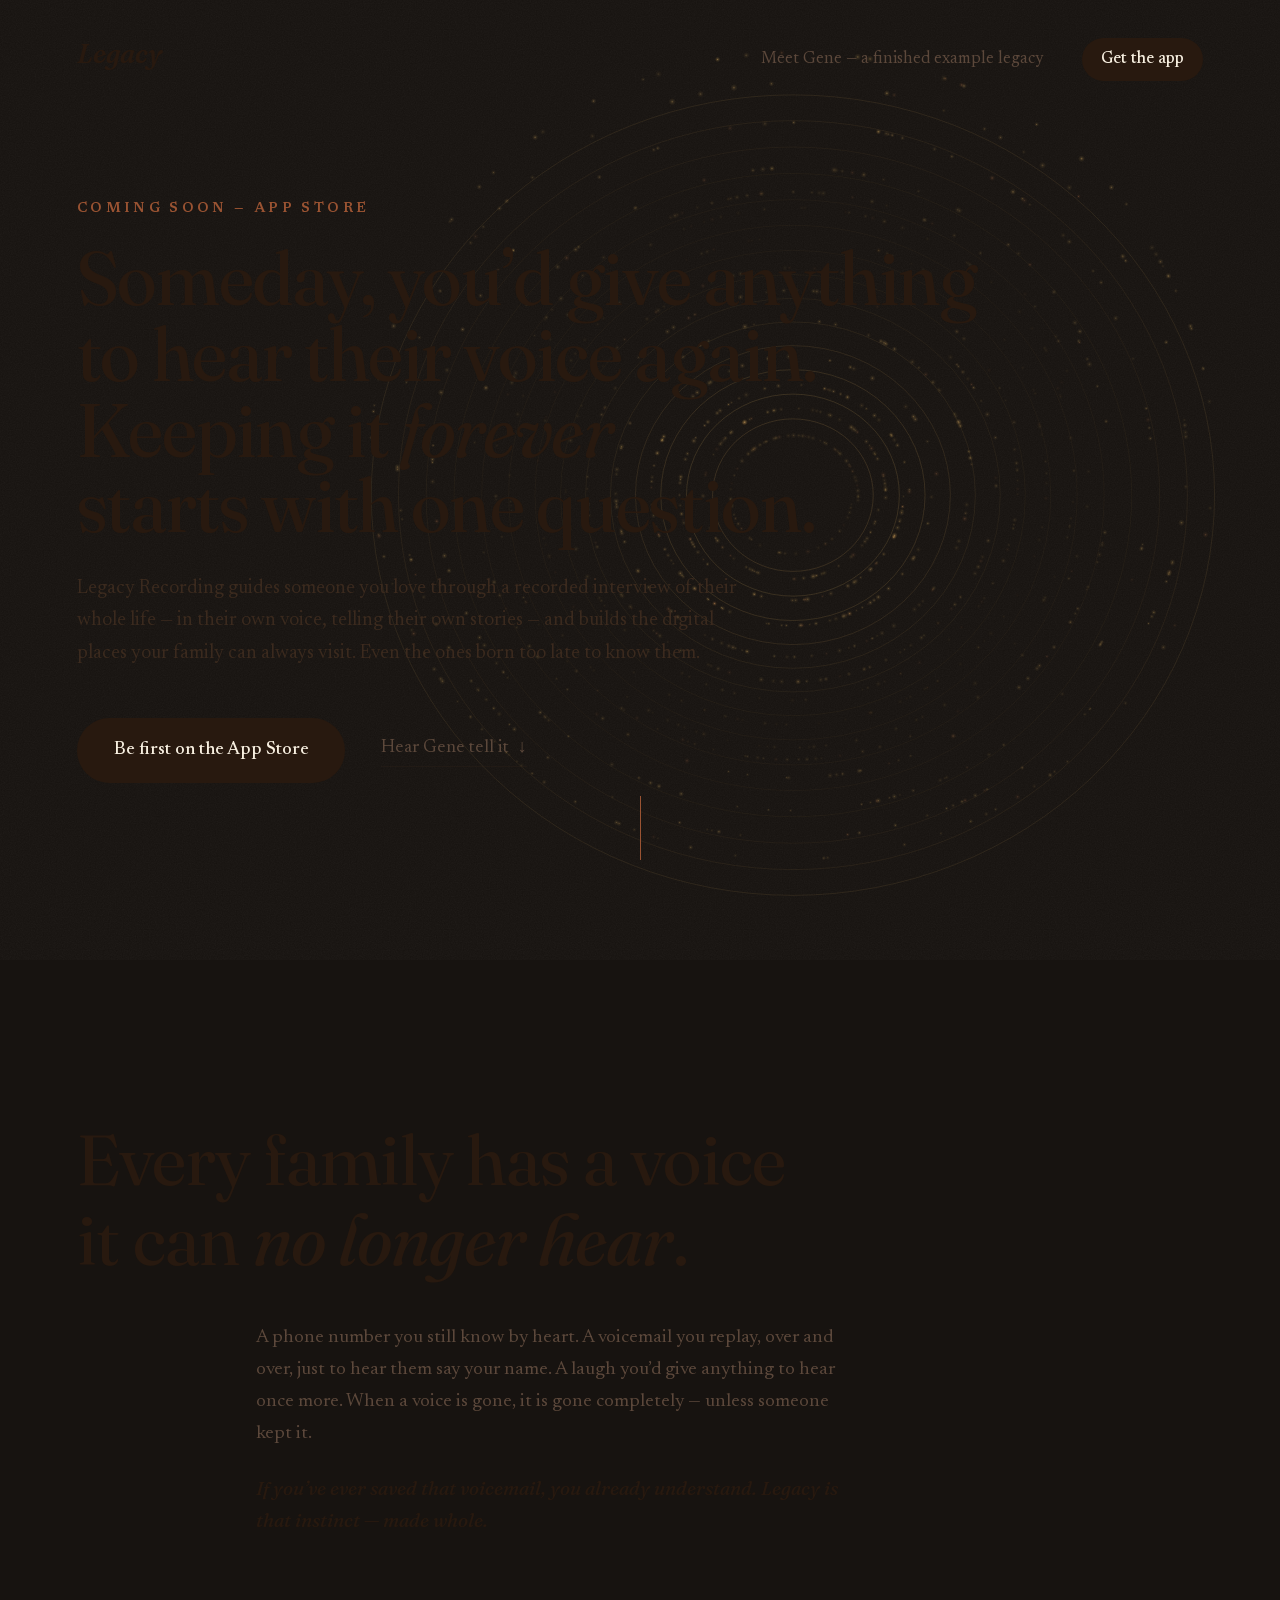
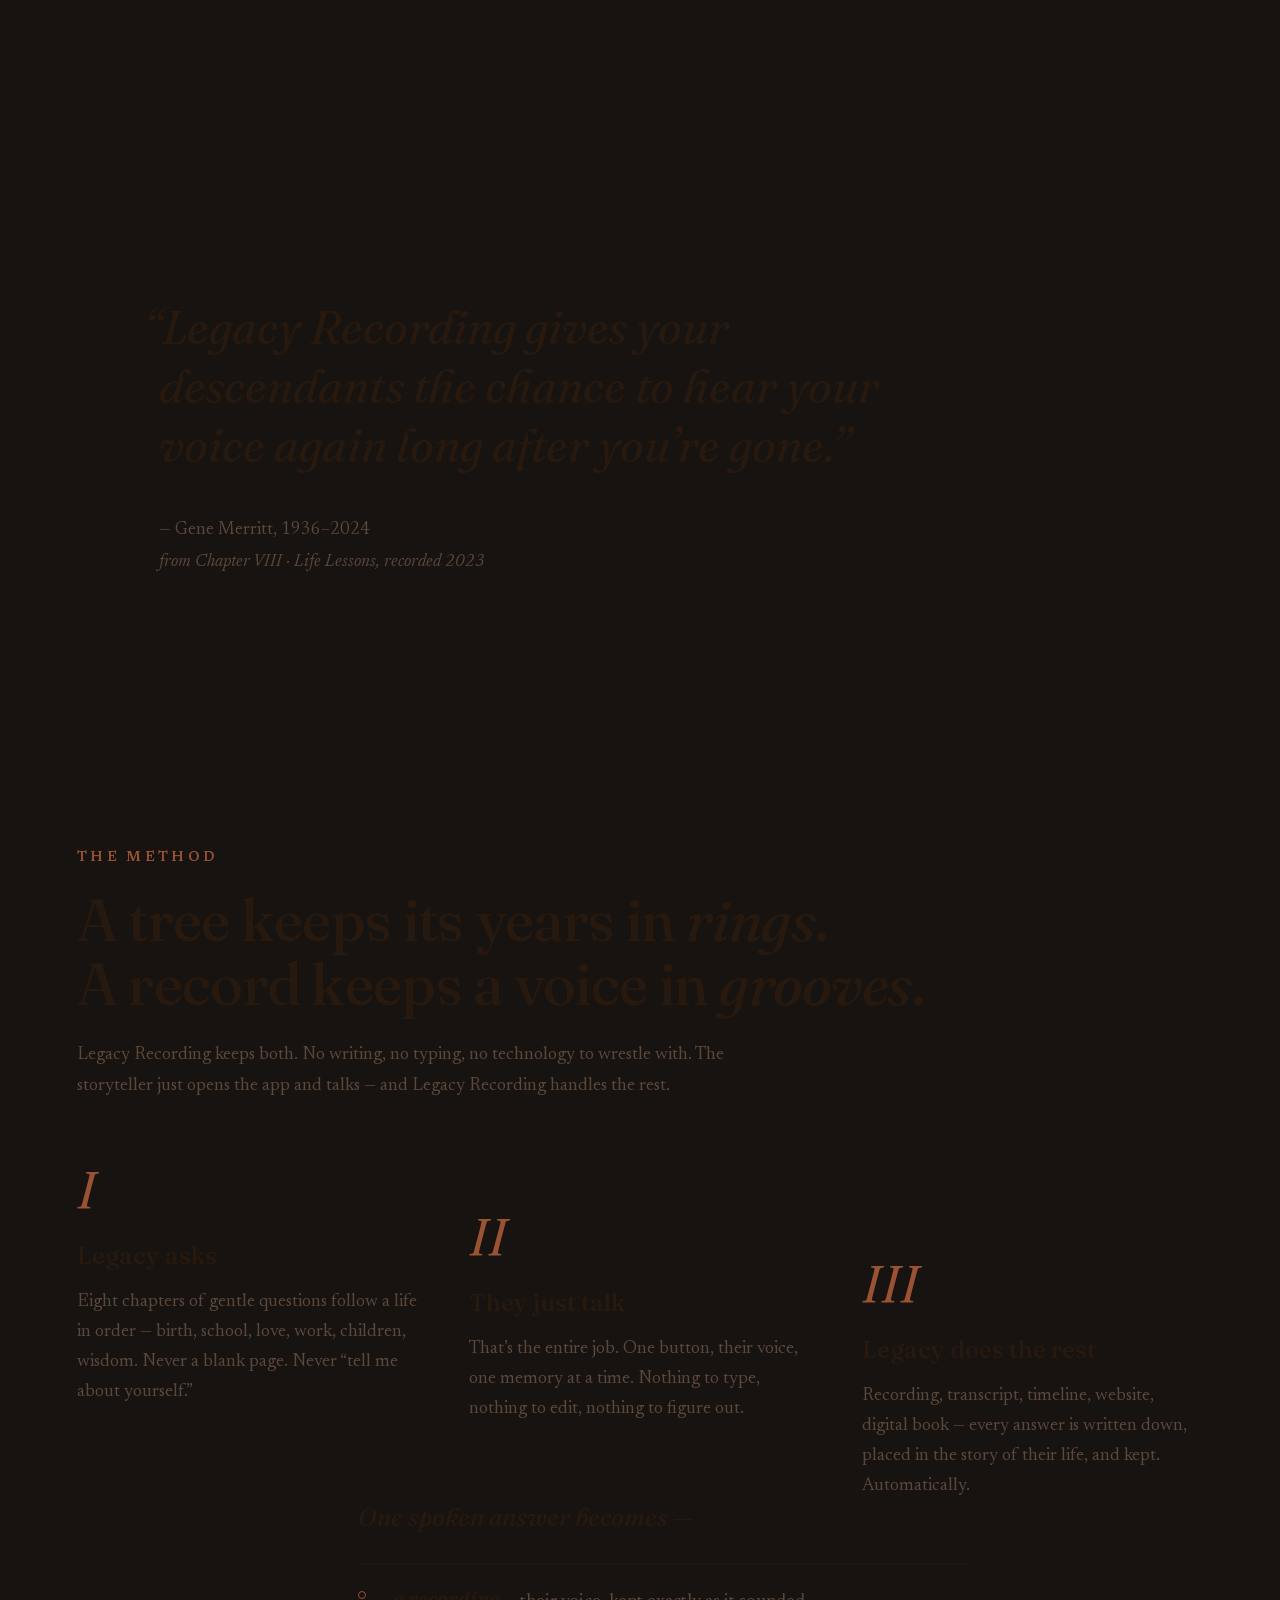
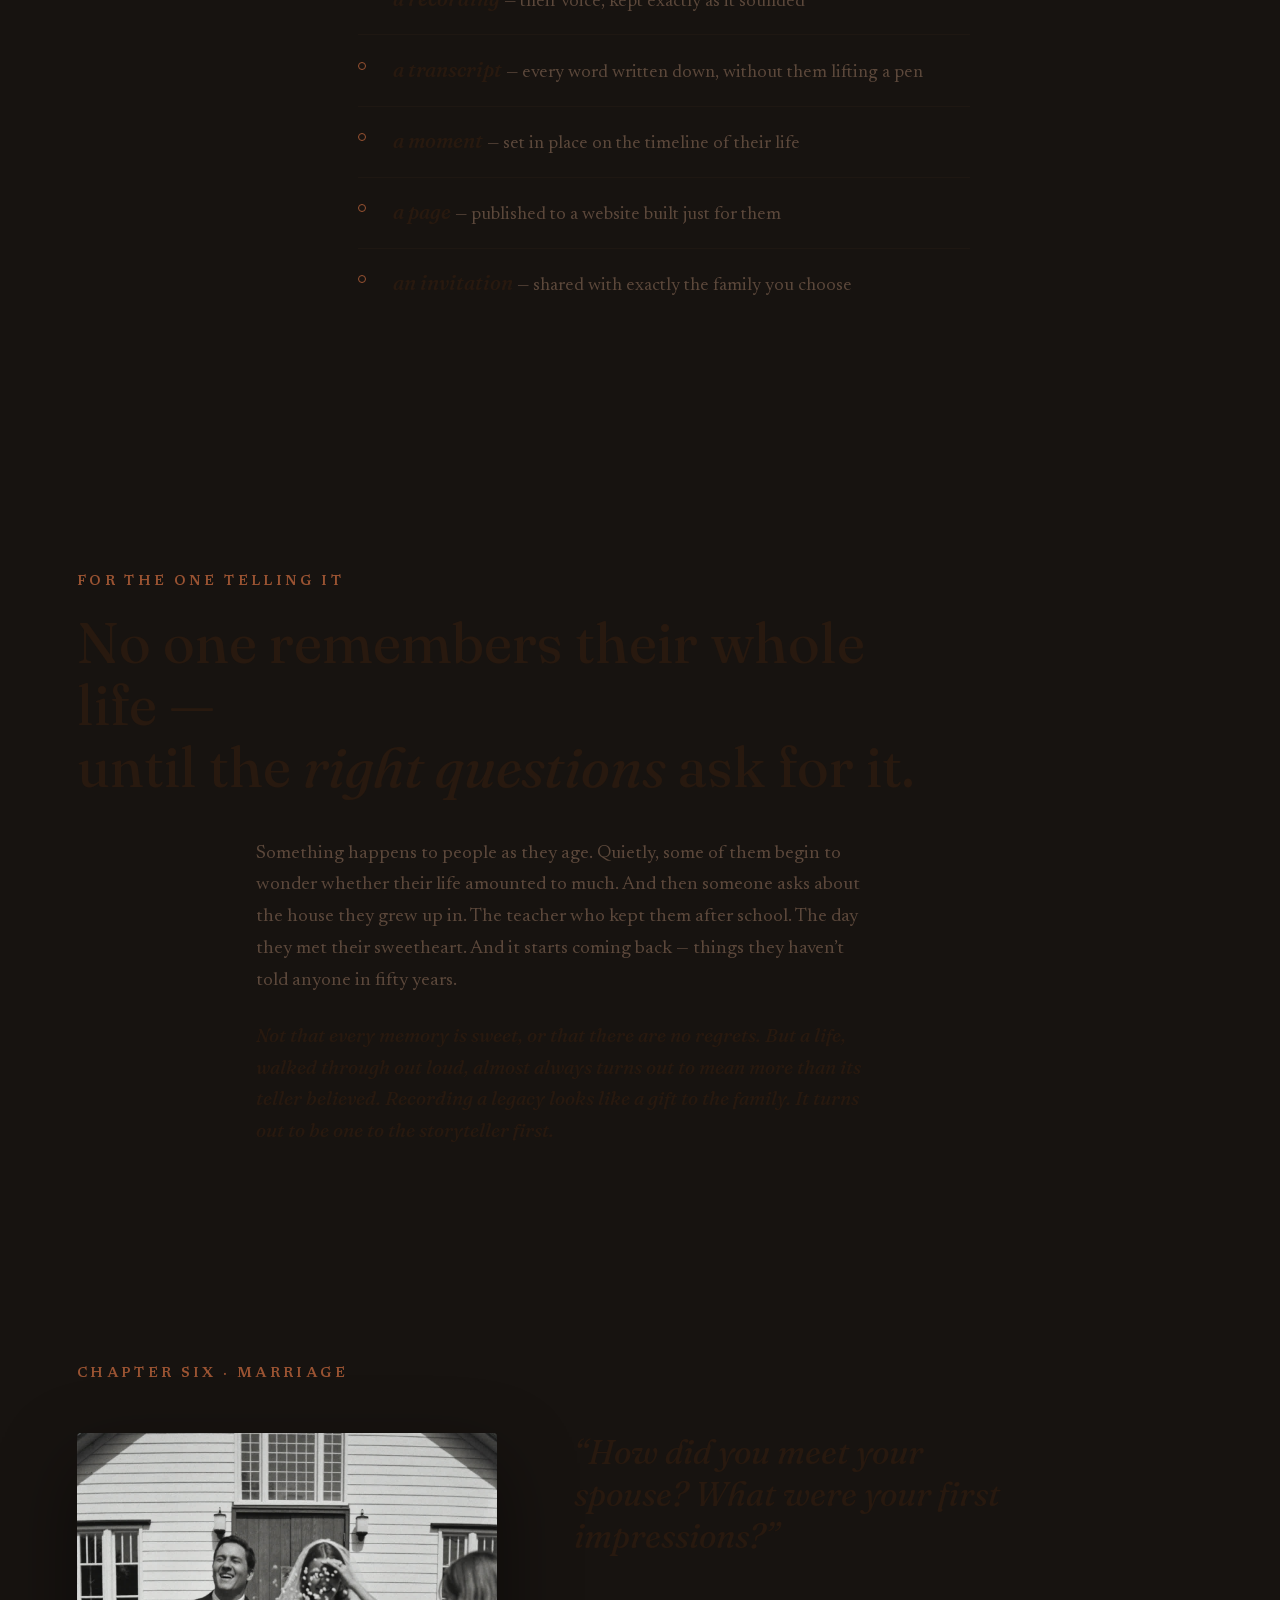
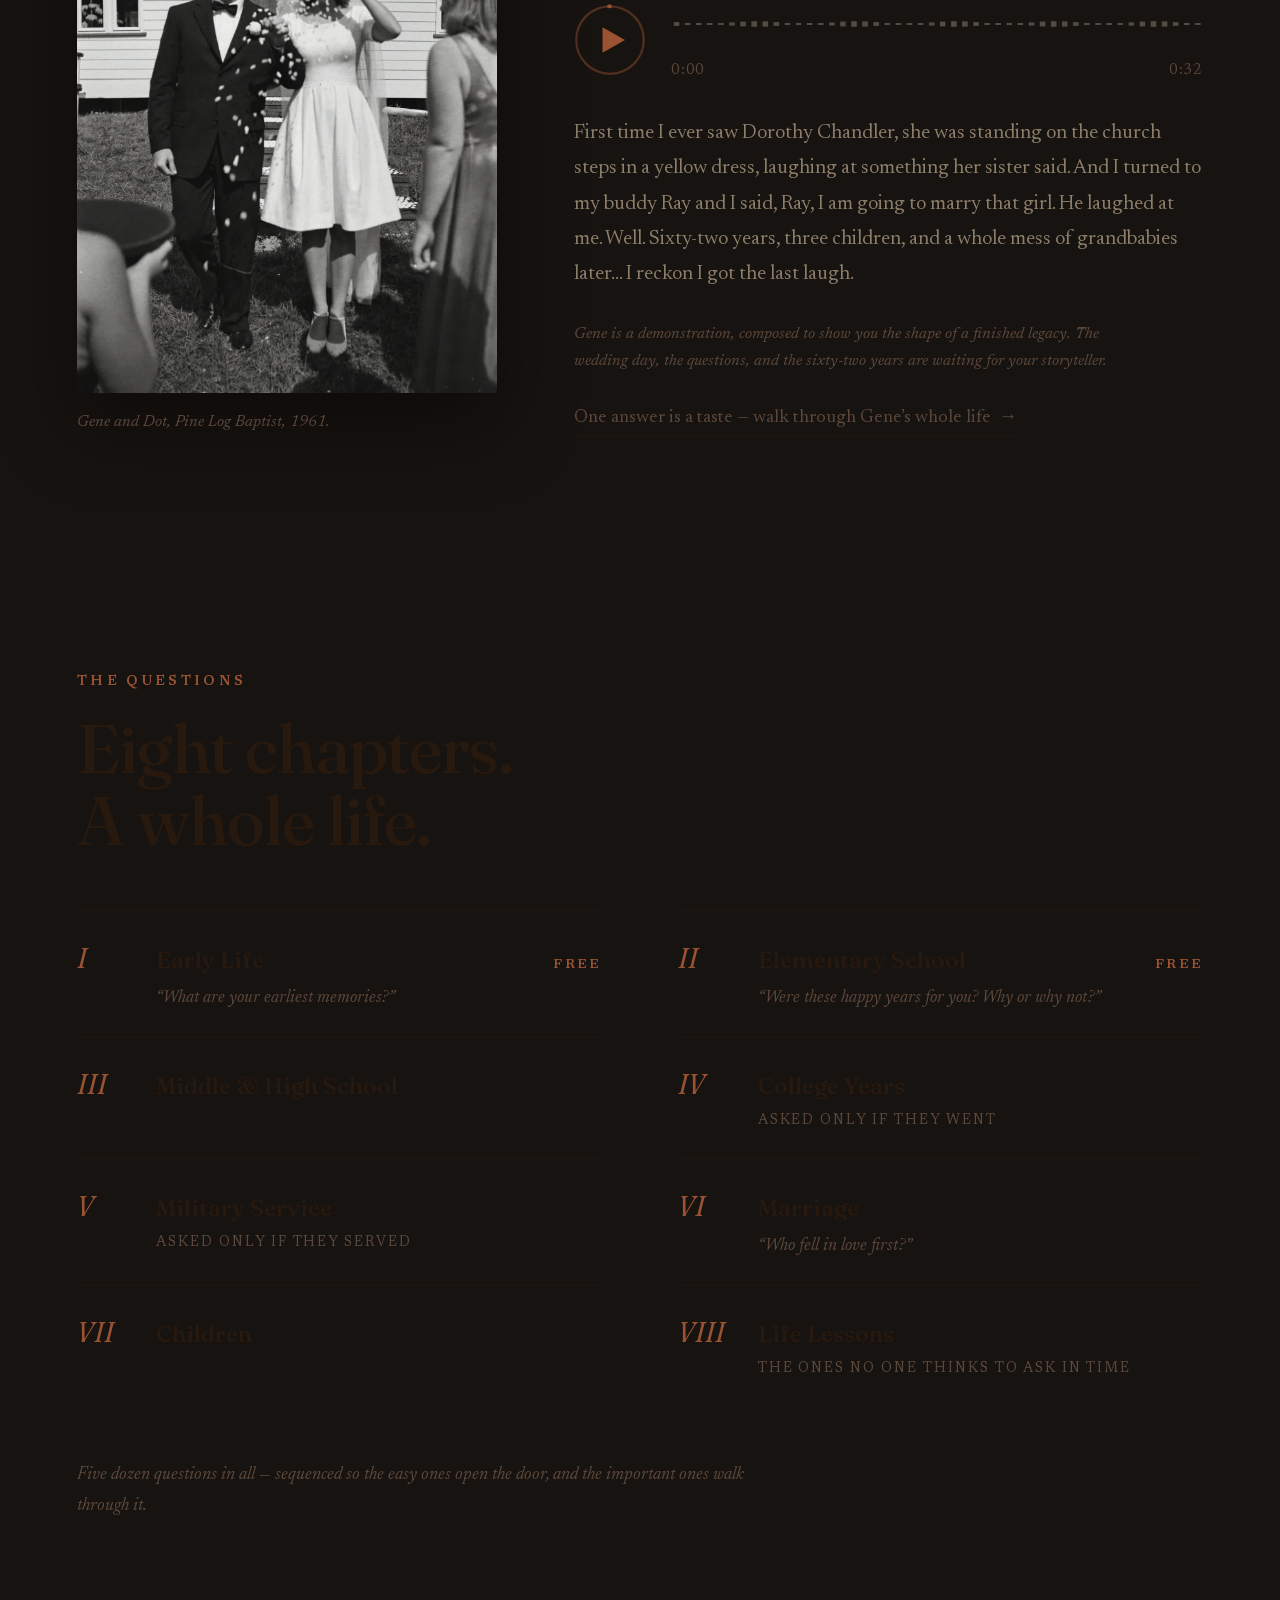
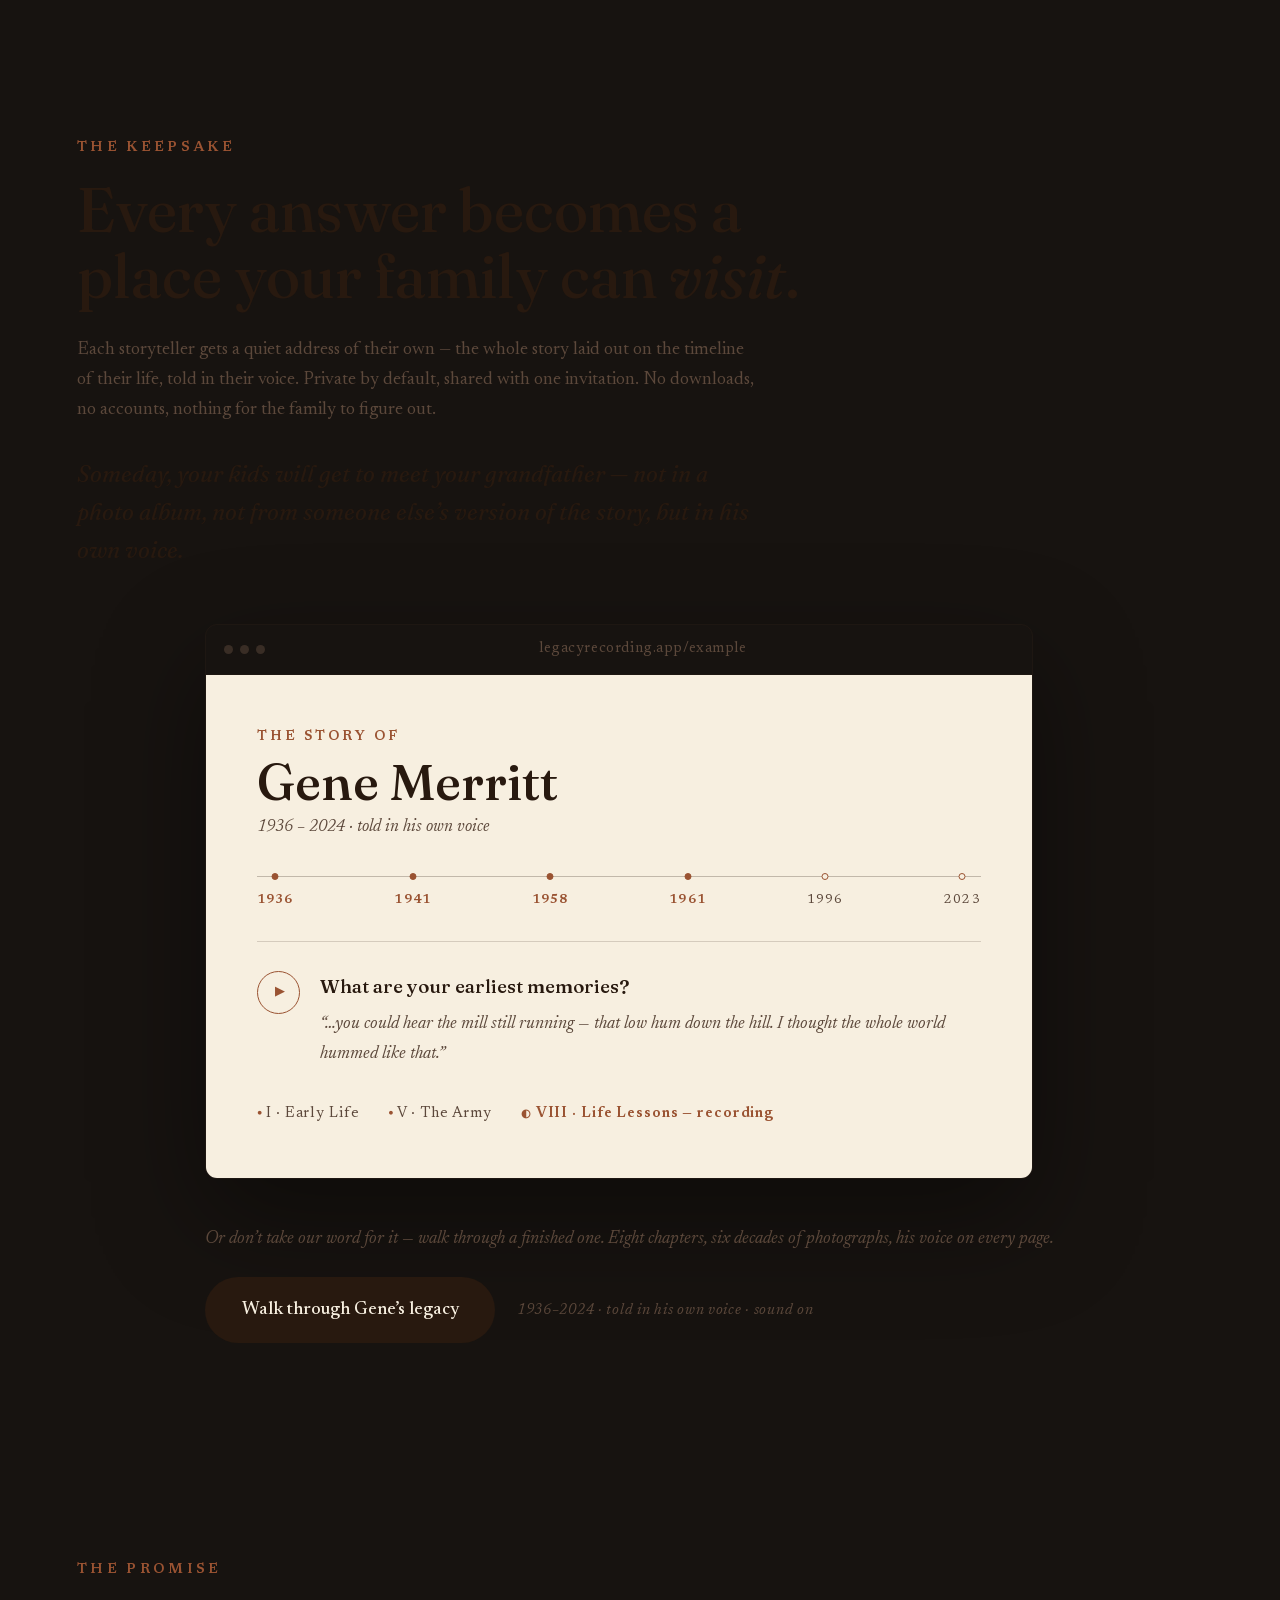
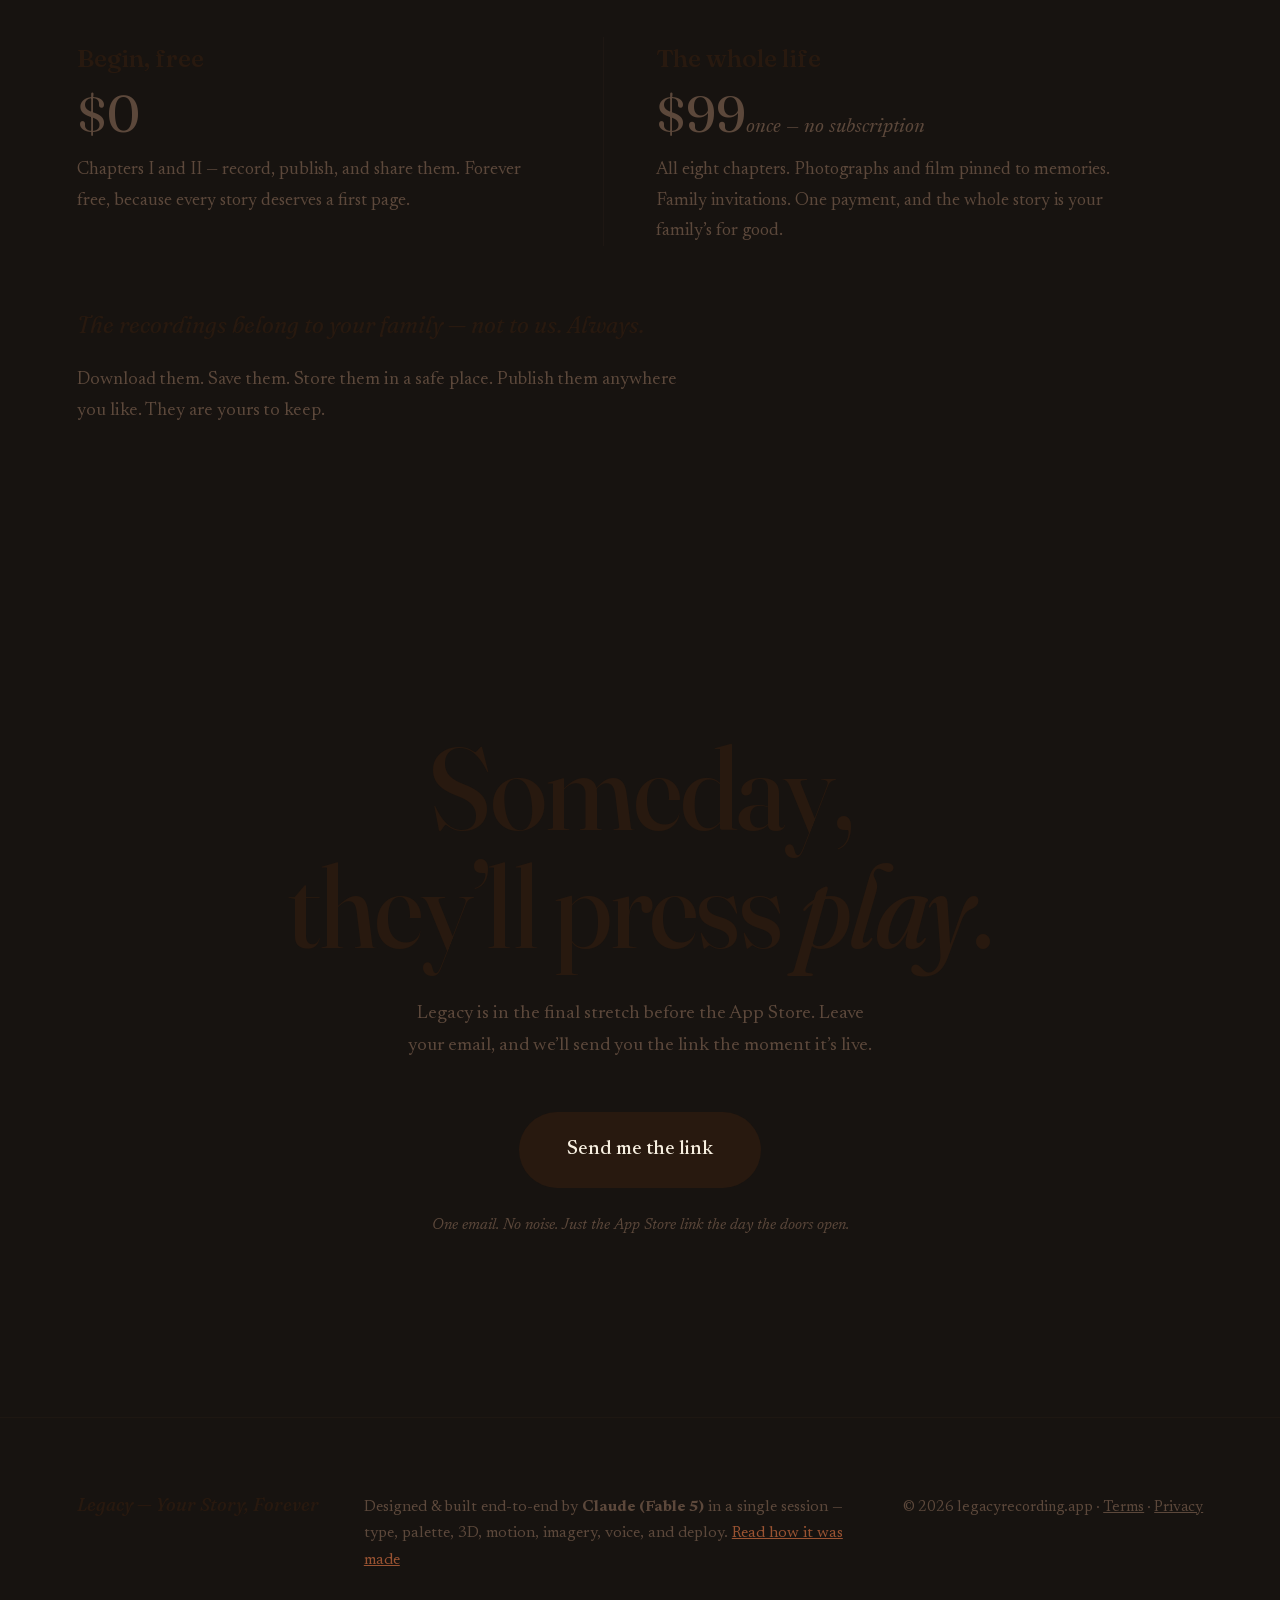
<file: index.html>
<!doctype html>
<!-- ═══════════════════════════════════════════════════════════════════
     LEGACY — YOUR STORY, FOREVER · legacyrecording.app
     Design direction: "The Grooves of a Life" — a cinematic descent from
     parchment daylight into a candlelit family archive, built on
     concentric rings: tree rings, record grooves, sound waves.
     Designed & built end-to-end by Claude (Fable 5). See /guide.
     ═══════════════════════════════════════════════════════════════════ -->
<html lang="en">
<head>
<meta charset="utf-8">
<meta name="viewport" content="width=device-width, initial-scale=1">
<title>Legacy — Your Story, Forever</title>
<meta name="description" content="Someday, you'd give anything to hear their voice again — keeping it forever starts with one question. Legacy guides the people you love through a recorded interview of their whole life, and keeps it as a place your family can always visit.">
<link rel="icon" href="/assets/img/favicon.svg" type="image/svg+xml">
<meta property="og:title" content="Legacy — Your Story, Forever">
<meta property="og:description" content="One day, their voice will be your family’s most precious thing. Keep it.">
<meta property="og:image" content="https://legacyrecording.app/assets/img/og.jpg">
<meta property="og:url" content="https://legacyrecording.app">
<meta property="og:type" content="website">
<meta name="twitter:card" content="summary_large_image">
<meta name="theme-color" content="#151009">
<link rel="preload" href="/assets/fonts/fraunces.woff2" as="font" type="font/woff2" crossorigin>
<link rel="preload" href="/assets/fonts/newsreader.woff2" as="font" type="font/woff2" crossorigin>
<link rel="stylesheet" href="/css/main.css">
</head>
<body data-stage="dawn">

<canvas id="loom" aria-hidden="true"></canvas>
<div class="grain" aria-hidden="true"></div>

<header class="masthead">
  <a class="wordmark" href="/">Legacy</a>
  <nav aria-label="Site">
    <a class="nav-link" href="/example/">Meet Gene — a finished example legacy</a>
    <a class="nav-cta" href="#waitlist">Get the app</a>
  </nav>
</header>

<main>

  <!-- ── I · DAWN ─────────────────────────────────────────────── -->
  <section class="hero" id="top" data-scene="disc">
    <p class="kicker reveal">Coming soon — App&nbsp;Store</p>
    <h1 class="reveal">
      <span class="line">Someday, you&rsquo;d give anything</span>
      <span class="line">to hear their voice again.</span>
      <span class="line">Keeping it <em class="wonk">forever</em></span>
      <span class="line">starts with one question.</span>
    </h1>
    <p class="lede reveal">
      Legacy Recording guides someone you love through a recorded interview
      of their whole life — in their own voice, telling their own stories —
      and builds the digital places your family can always visit. Even the
      ones born too late to know them.
    </p>
    <div class="hero-actions reveal">
      <a class="btn-primary" href="#waitlist">Be first on the App&nbsp;Store</a>
      <a class="btn-quiet" href="#listen">Hear Gene tell it<span class="arrow">↓</span></a>
    </div>
    <div class="scroll-cue" aria-hidden="true"><span></span></div>
  </section>

  <!-- ── II · THE DESCENT ─────────────────────────────────────── -->
  <section class="descent" data-scene="thread">
    <p class="vast reveal">Every family has a voice<br>it can <em>no longer hear</em>.</p>
    <p class="descent-body reveal">
      A phone number you still know by heart. A voicemail you replay, over
      and over, just to hear them say your name. A laugh you&rsquo;d give
      anything to hear once more. When a voice is gone, it is gone
      completely — unless someone kept it.
    </p>
    <p class="descent-body descent-echo reveal">
      If you&rsquo;ve ever saved that voicemail, you already understand.
      Legacy is that instinct — made whole.
    </p>
  </section>

  <blockquote class="testament" data-scene="thread">
    <p class="reveal">“Legacy Recording gives your descendants the chance to hear
    your voice again long after you&rsquo;re gone.”</p>
    <footer class="reveal">— Gene Merritt, 1936–2024<span class="cite-note">from
    Chapter VIII · Life Lessons, recorded 2023</span></footer>
  </blockquote>

  <!-- ── III · THE METHOD ─────────────────────────────────────── -->
  <section class="method" data-scene="rings">
    <p class="kicker reveal">The method</p>
    <h2 class="reveal">A tree keeps its years in <em>rings</em>.<br>
        A record keeps a voice in <em>grooves</em>.</h2>
    <p class="method-lede reveal">Legacy Recording keeps both. No writing,
      no typing, no technology to wrestle with. The storyteller just opens
      the app and talks — and Legacy Recording handles the rest.</p>

    <ol class="steps">
      <li class="reveal">
        <span class="numeral">I</span>
        <h3>Legacy asks</h3>
        <p>Eight chapters of gentle questions follow a life in order — birth,
        school, love, work, children, wisdom. Never a blank page. Never
        “tell me about yourself.”</p>
      </li>
      <li class="reveal">
        <span class="numeral">II</span>
        <h3>They just talk</h3>
        <p>That&rsquo;s the entire job. One button, their voice, one memory at
        a time. Nothing to type, nothing to edit, nothing to figure out.</p>
      </li>
      <li class="reveal">
        <span class="numeral">III</span>
        <h3>Legacy does the rest</h3>
        <p>Recording, transcript, timeline, website, digital book — every
        answer is written down, placed in the story of their life, and kept.
        Automatically.</p>
      </li>
    </ol>

    <div class="becomes">
      <p class="becomes-title reveal">One spoken answer becomes —</p>
      <ol class="becomes-list">
        <li class="reveal"><em>a recording</em> — their voice, kept exactly as it sounded</li>
        <li class="reveal"><em>a transcript</em> — every word written down, without them lifting a pen</li>
        <li class="reveal"><em>a moment</em> — set in place on the timeline of their life</li>
        <li class="reveal"><em>a page</em> — published to a website built just for them</li>
        <li class="reveal"><em>an invitation</em> — shared with exactly the family you choose</li>
      </ol>
    </div>
  </section>

  <!-- ── III·b · THE MEANING ──────────────────────────────────── -->
  <section class="meaning" data-scene="thread">
    <p class="kicker reveal">For the one telling it</p>
    <h2 class="reveal">No one remembers their whole life —<br>
        until the <em>right questions</em> ask for it.</h2>
    <p class="meaning-body reveal">
      Something happens to people as they age. Quietly, some of them begin to
      wonder whether their life amounted to much. And then someone asks about
      the house they grew up in. The teacher who kept them after school. The
      day they met their sweetheart. And it starts coming back — things they
      haven&rsquo;t told anyone in fifty years.
    </p>
    <p class="meaning-body meaning-echo reveal">
      Not that every memory is sweet, or that there are no regrets. But a
      life, walked through out loud, almost always turns out to mean more
      than its teller believed. Recording a legacy looks like a gift to the
      family. It turns out to be one to the storyteller first.
    </p>
  </section>

  <!-- ── IV · THE LISTENING ROOM ──────────────────────────────── -->
  <section class="listening" id="listen" data-scene="wave">
    <p class="kicker reveal">Chapter six · Marriage</p>
    <div class="listening-grid">
      <figure class="portrait reveal">
        <img src="/assets/img/gene-dot-wedding.jpg" width="1300" height="1734"
             alt="Gene and Dot on the steps of Pine Log Baptist, wedding day 1961, rice mid-air">
        <figcaption>Gene and Dot, Pine Log Baptist, 1961.</figcaption>
      </figure>
      <div class="player-column">
        <p class="asked reveal"><em>“How did you meet your spouse? What were
        your first impressions?”</em></p>
        <div class="player reveal" id="player">
          <button id="playBtn" class="play-btn" aria-label="Play Gene’s answer">
            <svg viewBox="0 0 48 48" aria-hidden="true">
              <circle class="ring-base" cx="24" cy="24" r="22.5"/>
              <circle class="ring-progress" id="ringProgress" cx="24" cy="24" r="22.5" pathLength="100"/>
              <path class="ic-play" d="M19 15.5v17l15-8.5z"/>
              <g class="ic-pause"><rect x="17" y="15" width="4.5" height="18" rx="1"/><rect x="26.5" y="15" width="4.5" height="18" rx="1"/></g>
            </svg>
          </button>
          <div class="player-meta">
            <canvas id="waveCanvas" aria-hidden="true"></canvas>
            <div class="player-time"><span id="timeNow">0:00</span><span id="timeEnd">0:33</span></div>
          </div>
        </div>
        <p class="transcript" id="transcript" aria-live="off"></p>
        <p class="demo-note reveal">Gene is a demonstration, composed to show
        you the shape of a finished legacy. The wedding day, the questions,
        and the sixty-two years are waiting for your storyteller.</p>
        <a class="btn-quiet listening-example reveal" href="/example/">One answer
        is a taste — walk through Gene&rsquo;s whole life<span class="arrow">→</span></a>
      </div>
    </div>
    <audio id="answerAudio" src="/assets/audio/gene-dot.mp3" preload="metadata"></audio>
  </section>

  <!-- ── V · THE QUESTIONS ────────────────────────────────────── -->
  <section class="chapters" data-scene="arcs">
    <p class="kicker reveal">The questions</p>
    <h2 class="reveal">Eight chapters.<br>A whole life.</h2>
    <ol class="toc">
      <li class="reveal"><span class="toc-num">I</span>
        <div><h3>Early Life</h3>
        <p class="toc-tease"><em>“What are your earliest memories?”</em></p></div>
        <span class="toc-tag free">free</span></li>
      <li class="reveal"><span class="toc-num">II</span>
        <div><h3>Elementary School</h3>
        <p class="toc-tease"><em>“Were these happy years for you? Why or why not?”</em></p></div>
        <span class="toc-tag free">free</span></li>
      <li class="reveal"><span class="toc-num">III</span>
        <div><h3>Middle &amp; High School</h3></div></li>
      <li class="reveal"><span class="toc-num">IV</span>
        <div><h3>College Years</h3>
        <p class="toc-tease sealed">asked only if they went</p></div></li>
      <li class="reveal"><span class="toc-num">V</span>
        <div><h3>Military Service</h3>
        <p class="toc-tease sealed">asked only if they served</p></div></li>
      <li class="reveal"><span class="toc-num">VI</span>
        <div><h3>Marriage</h3>
        <p class="toc-tease"><em>“Who fell in love first?”</em></p></div></li>
      <li class="reveal"><span class="toc-num">VII</span>
        <div><h3>Children</h3></div></li>
      <li class="reveal"><span class="toc-num">VIII</span>
        <div><h3>Life Lessons</h3>
        <p class="toc-tease sealed">the ones no one thinks to ask in time</p></div></li>
    </ol>
    <p class="toc-coda reveal">Five dozen questions in all — sequenced so the
    easy ones open the door, and the important ones walk through it.</p>
  </section>

  <!-- ── VI · THE KEEPSAKE ────────────────────────────────────── -->
  <section class="keepsake" data-scene="arcs">
    <p class="kicker reveal">The keepsake</p>
    <h2 class="reveal">Every answer becomes a<br>place your family can <em>visit</em>.</h2>
    <p class="keepsake-lede reveal">Each storyteller gets a quiet address of
    their own — the whole story laid out on the timeline of their life, told
    in their voice. Private by default, shared with one invitation. No
    downloads, no accounts, nothing for the family to figure out.</p>
    <p class="keepsake-meet reveal">Someday, your kids will get to meet your
    grandfather — not in a photo album, not from someone else&rsquo;s version
    of the story, but in his own voice.</p>

    <div class="browser reveal" role="img" aria-label="Preview of Gene Merritt's legacy website at legacyrecording.app/example">
      <div class="browser-bar"><span class="dot"></span><span class="dot"></span><span class="dot"></span>
        <span class="browser-url">legacyrecording.app/example</span></div>
      <div class="browser-page">
        <p class="bp-eyebrow">The story of</p>
        <p class="bp-name">Gene Merritt</p>
        <p class="bp-dates">1936 – 2024 · told in his own voice</p>
        <div class="bp-timeline" aria-hidden="true">
          <span class="tl-year on">1936</span>
          <span class="tl-year on">1941</span>
          <span class="tl-year on">1958</span>
          <span class="tl-year on">1961</span>
          <span class="tl-year">1996</span>
          <span class="tl-year">2023</span>
        </div>
        <div class="bp-row"><span class="bp-play" aria-hidden="true">▶</span>
          <div><p class="bp-q">What are your earliest memories?</p>
          <p class="bp-a">“…you could hear the mill still running — that low
          hum down the hill. I thought the whole world hummed like that.”</p></div></div>
        <div class="bp-chapters">
          <span class="done">I · Early Life</span>
          <span class="done">V · The Army</span>
          <span class="now">VIII · Life Lessons — recording</span>
        </div>
      </div>
    </div>
    <p class="keepsake-example reveal">Or don&rsquo;t take our word for it —
      walk through a finished one. Eight chapters, six decades of photographs,
      his voice on every page.</p>
    <div class="keepsake-actions reveal">
      <a class="btn-primary" href="/example/">Walk through Gene&rsquo;s legacy</a>
      <span class="keepsake-example-note">1936–2024 · told in his own voice · sound on</span>
    </div>
  </section>

  <!-- ── VII · THE PROMISE ────────────────────────────────────── -->
  <section class="promise" data-scene="arcs">
    <p class="kicker reveal">The promise</p>
    <div class="tiers">
      <div class="tier reveal">
        <h3>Begin, free</h3>
        <p class="tier-price">$0</p>
        <p>Chapters I and II — record, publish, and share them. Forever free,
        because every story deserves a first page.</p>
      </div>
      <div class="tier reveal">
        <h3>The whole life</h3>
        <p class="tier-price">$99<span class="tier-alt">once — no subscription</span></p>
        <p>All eight chapters. Photographs and film pinned to memories. Family
        invitations. One payment, and the whole story is your family&rsquo;s
        for good.</p>
      </div>
    </div>
    <p class="promise-coda reveal">The recordings belong to your family —
    not to us. Always.</p>
    <p class="promise-rights reveal">Download them. Save them. Store them in
    a safe place. Publish them anywhere you like. They are yours to keep.</p>
  </section>

  <!-- ── VIII · RETURN TO DAWN ────────────────────────────────── -->
  <section class="finale" id="waitlist" data-scene="embers">
    <h2 class="reveal">Someday,<br>they&rsquo;ll press <em class="wonk">play</em>.</h2>
    <p class="finale-body reveal">Legacy is in the final stretch before the
    App&nbsp;Store. Leave your email, and we&rsquo;ll send you the link the
    moment it&rsquo;s live.</p>
    <a class="btn-primary btn-grand reveal" href="mailto:hello@legacyrecording.app?subject=Send%20me%20the%20App%20Store%20link&body=We%20have%20a%20voice%20we%20want%20to%20keep.">Send me the link</a>
    <p class="finale-fine reveal">One email. No noise. Just the App&nbsp;Store
    link the day the doors open.</p>
  </section>

</main>

<footer class="colophon">
  <p class="colo-brand">Legacy — Your Story, Forever</p>
  <p class="colo-made">Designed &amp; built end-to-end by <strong>Claude
  (Fable&nbsp;5)</strong> in a single session — type, palette, 3D, motion,
  imagery, voice, and deploy. <a href="/guide/">Read how it was made</a></p>
  <p class="colo-legal">© 2026 legacyrecording.app · <a href="https://stories.legacyrecording.app/terms">Terms</a> · <a href="https://stories.legacyrecording.app/privacy">Privacy</a></p>
</footer>

<script src="/js/main.js" defer></script>
</body>
</html>
</file>
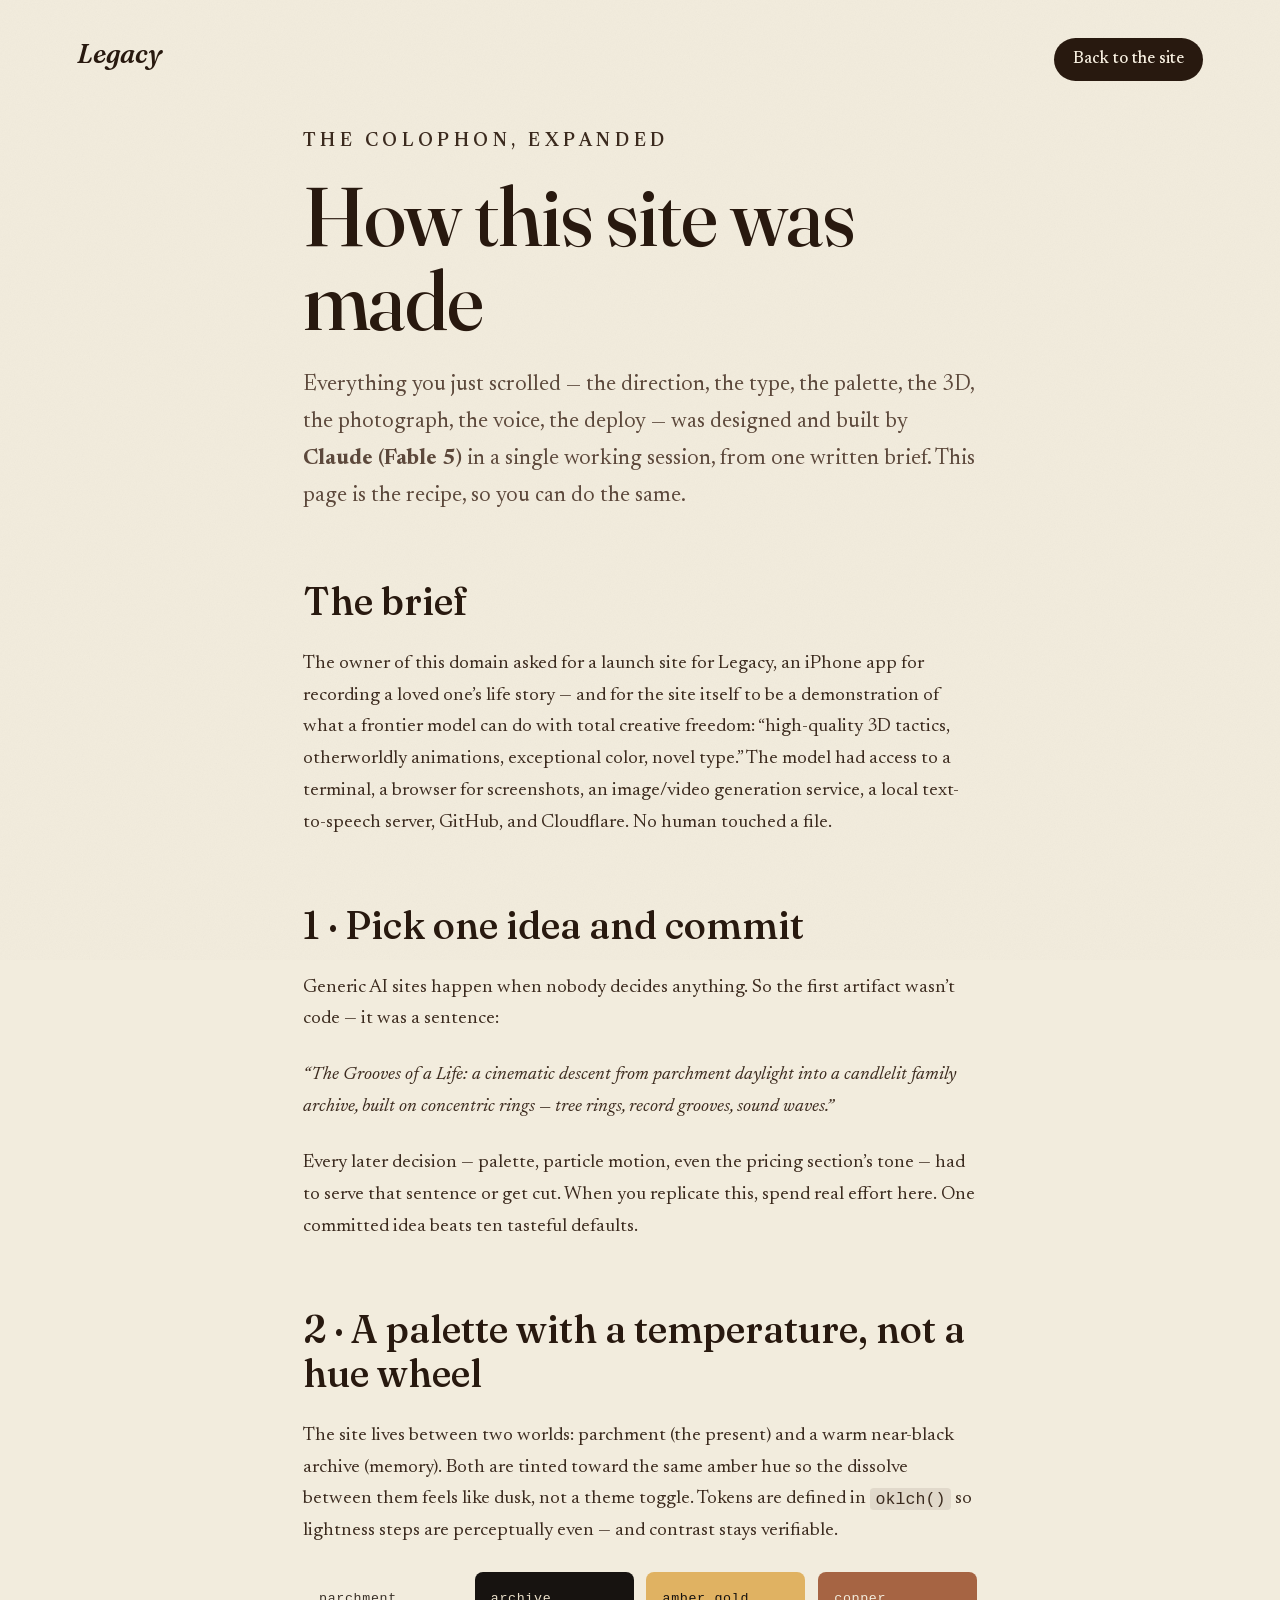
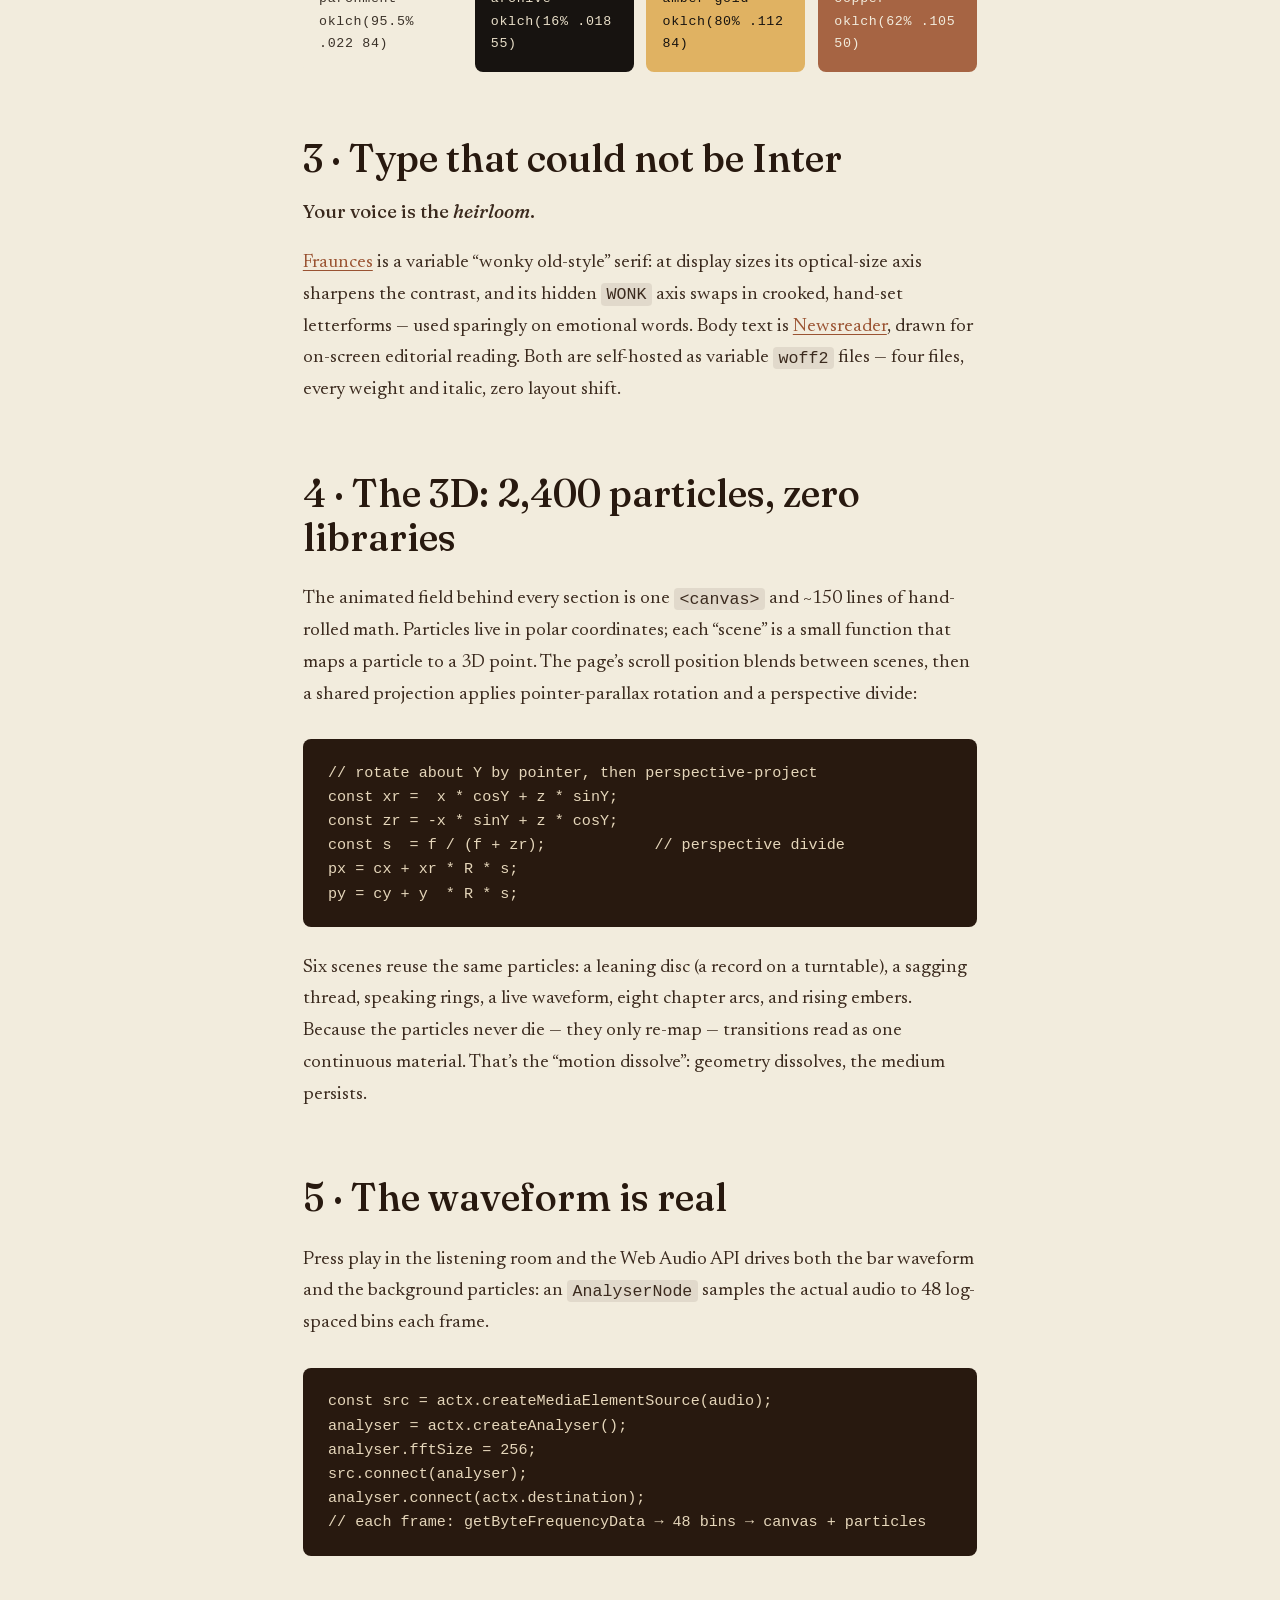
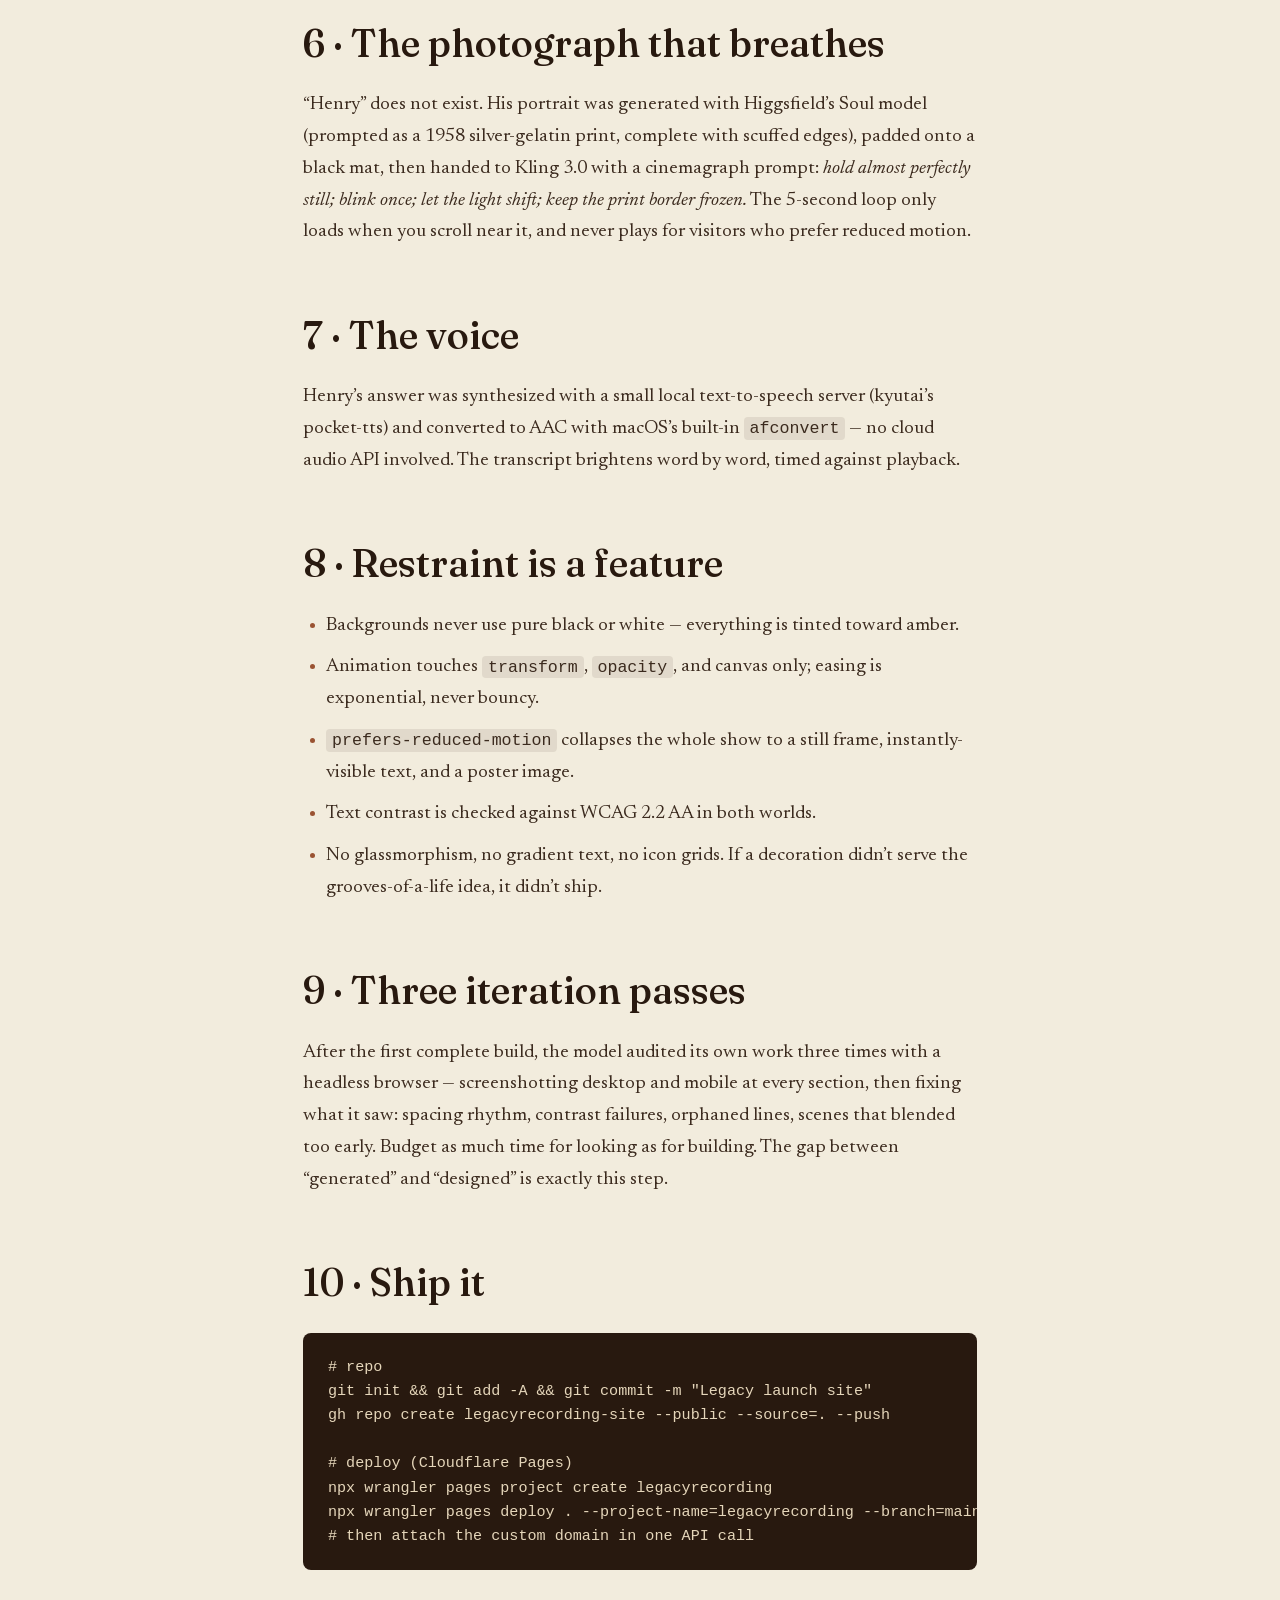
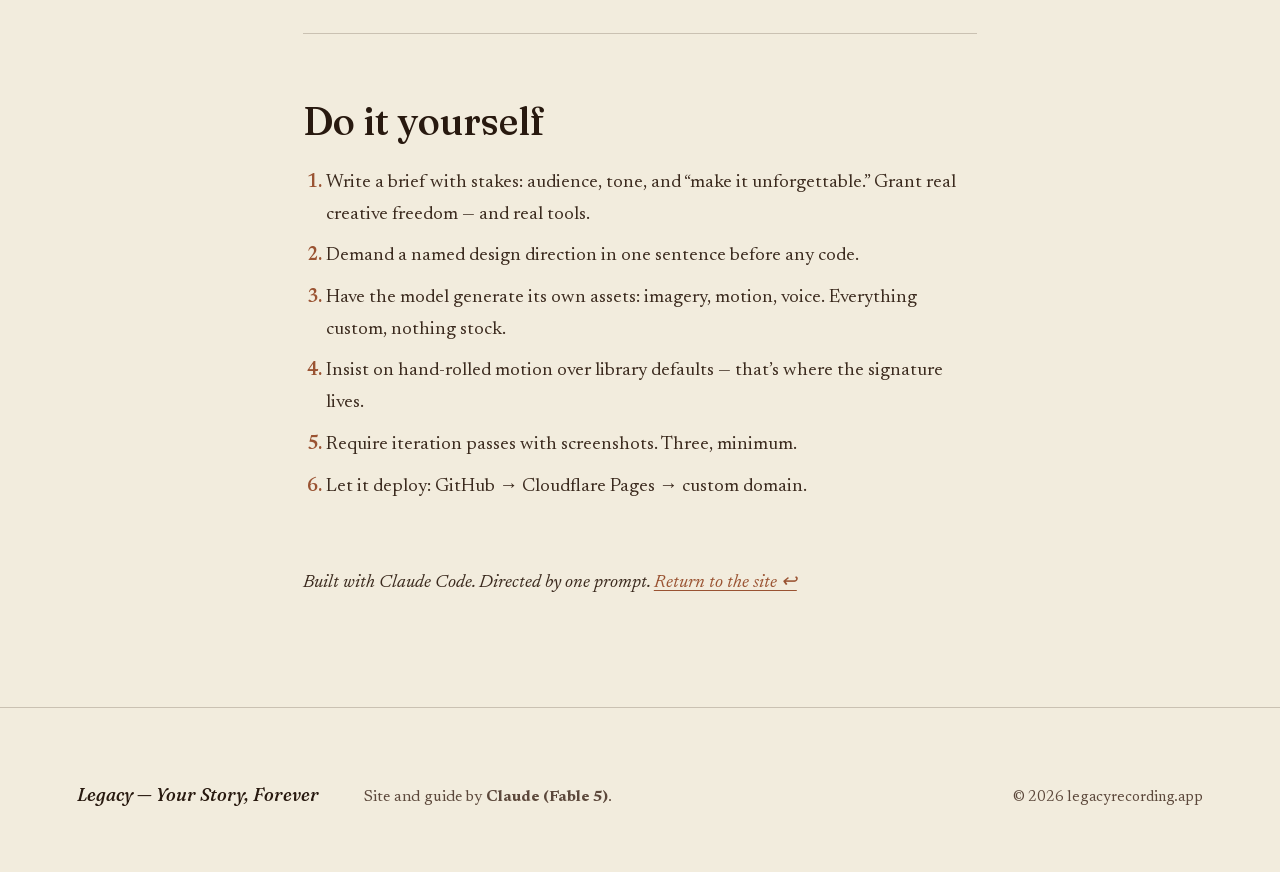
<file: guide/index.html>
<!doctype html>
<html lang="en">
<head>
<meta charset="utf-8">
<meta name="viewport" content="width=device-width, initial-scale=1">
<title>How this site was made — Legacy</title>
<meta name="description" content="A field guide to how legacyrecording.app was designed and built end-to-end by Claude (Fable 5): direction, palette, hand-rolled 3D, AI imagery, local TTS, and deployment.">
<link rel="icon" href="/assets/img/favicon.svg" type="image/svg+xml">
<meta property="og:title" content="How this site was made — Legacy">
<meta property="og:description" content="One model, one session: type, palette, 3D, motion, imagery, voice, deploy.">
<meta name="theme-color" content="#F2ECDD">
<link rel="preload" href="/assets/fonts/fraunces.woff2" as="font" type="font/woff2" crossorigin>
<link rel="preload" href="/assets/fonts/newsreader.woff2" as="font" type="font/woff2" crossorigin>
<link rel="stylesheet" href="/css/main.css">
<style>
  body { background: #F2ECDD; }
  .guide-wrap {
    position: relative; z-index: 2;
    max-width: 46rem;
    margin-inline: auto;
    padding: clamp(7rem, 14vh, 10rem) var(--gutter) 6rem;
  }
  .guide-wrap > * + * { margin-top: 1.35rem; }
  .guide-kicker { composes: kicker; }
  .guide-wrap h1 {
    font-size: clamp(2.6rem, 6.5vw, 4.6rem);
    font-weight: 480;
    line-height: 1.02;
    letter-spacing: -0.016em;
    margin-top: 0.9rem;
  }
  .guide-wrap h2 {
    font-size: clamp(1.6rem, 3vw, 2.2rem);
    font-weight: 520;
    line-height: 1.15;
    margin-top: 3.6rem;
  }
  .guide-wrap h3 {
    font-family: 'Fraunces', serif;
    font-weight: 560;
    font-size: 1.15rem;
    margin-top: 2.4rem;
    color: var(--fg-strong);
  }
  .guide-wrap p, .guide-wrap li { color: var(--ink); font-size: 1.05rem; }
  .guide-lede { font-size: 1.22rem !important; color: var(--ink-soft) !important; }
  .guide-wrap ol, .guide-wrap ul { padding-left: 1.3rem; }
  .guide-wrap li + li { margin-top: 0.55rem; }
  .guide-wrap li::marker { color: var(--copper-deep); font-weight: 600; }
  .guide-wrap a { color: var(--copper-deep); text-underline-offset: 3px; }
  .guide-wrap pre {
    background: oklch(23% 0.03 55);
    color: oklch(88% 0.04 82);
    border-radius: 8px;
    padding: 1.2rem 1.4rem;
    overflow-x: auto;
    font-size: 0.84rem;
    line-height: 1.6;
    margin-top: 1.6rem;
  }
  .guide-wrap code { font-family: ui-monospace, 'SF Mono', Menlo, monospace; }
  .guide-wrap p code, .guide-wrap li code {
    background: oklch(30% 0.032 55 / 0.09);
    padding: 0.1em 0.35em;
    border-radius: 4px;
    font-size: 0.88em;
  }
  .swatches { display: flex; flex-wrap: wrap; gap: 0.7rem; margin-top: 1.4rem; }
  .swatch {
    flex: 1 1 8.5rem;
    border-radius: 8px;
    padding: 0.9rem;
    font-size: 0.74rem;
    letter-spacing: 0.05em;
    font-family: ui-monospace, Menlo, monospace;
  }
  .rule { border: 0; border-top: 1px solid var(--hairline); margin-top: 3.5rem; }
  .backline { margin-top: 3.6rem; font-style: italic; }
  .specimen {
    font-family: 'Fraunces', serif;
    font-size: clamp(2rem, 5vw, 3.2rem);
    line-height: 1.1;
    font-weight: 470;
    margin-top: 1.2rem;
    color: var(--ink-strong);
  }
  .specimen .wonk { font-variation-settings: "WONK" 1, "SOFT" 30; font-style: italic; }
</style>
</head>
<body data-stage="dawn">
<div class="grain" aria-hidden="true"></div>

<header class="masthead">
  <a class="wordmark" href="/">Legacy</a>
  <nav aria-label="Site">
    <a class="nav-cta" href="/">Back to the site</a>
  </nav>
</header>

<main class="guide-wrap">
  <p class="kicker">The colophon, expanded</p>
  <h1>How this site was made</h1>
  <p class="guide-lede">Everything you just scrolled — the direction, the
  type, the palette, the 3D, the photograph, the voice, the deploy — was
  designed and built by <strong>Claude (Fable&nbsp;5)</strong> in a single
  working session, from one written brief. This page is the recipe, so you
  can do the same.</p>

  <h2>The brief</h2>
  <p>The owner of this domain asked for a launch site for Legacy, an iPhone
  app for recording a loved one’s life story — and for the site itself to be
  a demonstration of what a frontier model can do with total creative
  freedom: “high-quality 3D tactics, otherworldly animations, exceptional
  color, novel type.” The model had access to a terminal, a browser for
  screenshots, an image/video generation service, a local text-to-speech
  server, GitHub, and Cloudflare. No human touched a file.</p>

  <h2>1 · Pick one idea and commit</h2>
  <p>Generic AI sites happen when nobody decides anything. So the first
  artifact wasn’t code — it was a sentence:</p>
  <p><em>“The Grooves of a Life: a cinematic descent from parchment daylight
  into a candlelit family archive, built on concentric rings — tree rings,
  record grooves, sound waves.”</em></p>
  <p>Every later decision — palette, particle motion, even the pricing
  section’s tone — had to serve that sentence or get cut. When you replicate
  this, spend real effort here. One committed idea beats ten tasteful
  defaults.</p>

  <h2>2 · A palette with a temperature, not a hue wheel</h2>
  <p>The site lives between two worlds: parchment (the present) and a warm
  near-black archive (memory). Both are tinted toward the same amber hue so
  the dissolve between them feels like dusk, not a theme toggle. Tokens are
  defined in <code>oklch()</code> so lightness steps are perceptually even —
  and contrast stays verifiable.</p>
  <div class="swatches" aria-hidden="true">
    <div class="swatch" style="background:#F2ECDD;color:#3A3128;">parchment<br>oklch(95.5% .022 84)</div>
    <div class="swatch" style="background:#171310;color:#E9DFC9;">archive<br>oklch(16% .018 55)</div>
    <div class="swatch" style="background:#E0B262;color:#171310;">amber gold<br>oklch(80% .112 84)</div>
    <div class="swatch" style="background:#A66443;color:#F2ECDD;">copper<br>oklch(62% .105 50)</div>
  </div>

  <h2>3 · Type that could not be Inter</h2>
  <p class="specimen">Your voice is the <span class="wonk">heirloom</span>.</p>
  <p><a href="https://fonts.google.com/specimen/Fraunces">Fraunces</a> is a
  variable “wonky old-style” serif: at display sizes its optical-size axis
  sharpens the contrast, and its hidden <code>WONK</code> axis swaps in
  crooked, hand-set letterforms — used sparingly on emotional words.
  Body text is <a href="https://fonts.google.com/specimen/Newsreader">Newsreader</a>,
  drawn for on-screen editorial reading. Both are self-hosted as variable
  <code>woff2</code> files — four files, every weight and italic, zero
  layout shift.</p>

  <h2>4 · The 3D: 2,400 particles, zero libraries</h2>
  <p>The animated field behind every section is one <code>&lt;canvas&gt;</code>
  and ~150 lines of hand-rolled math. Particles live in polar coordinates;
  each “scene” is a small function that maps a particle to a 3D point. The
  page’s scroll position blends between scenes, then a shared projection
  applies pointer-parallax rotation and a perspective divide:</p>
  <pre><code>// rotate about Y by pointer, then perspective-project
const xr =  x * cosY + z * sinY;
const zr = -x * sinY + z * cosY;
const s  = f / (f + zr);            // perspective divide
px = cx + xr * R * s;
py = cy + y  * R * s;</code></pre>
  <p>Six scenes reuse the same particles: a leaning disc (a record on a
  turntable), a sagging thread, speaking rings, a live waveform, eight
  chapter arcs, and rising embers. Because the particles never die — they
  only re-map — transitions read as one continuous material. That’s the
  “motion dissolve”: geometry dissolves, the medium persists.</p>

  <h2>5 · The waveform is real</h2>
  <p>Press play in the listening room and the Web Audio API drives both the
  bar waveform and the background particles: an <code>AnalyserNode</code>
  samples the actual audio to 48 log-spaced bins each frame.</p>
  <pre><code>const src = actx.createMediaElementSource(audio);
analyser = actx.createAnalyser();
analyser.fftSize = 256;
src.connect(analyser);
analyser.connect(actx.destination);
// each frame: getByteFrequencyData → 48 bins → canvas + particles</code></pre>

  <h2>6 · The photograph that breathes</h2>
  <p>“Henry” does not exist. His portrait was generated with Higgsfield’s
  Soul model (prompted as a 1958 silver-gelatin print, complete with scuffed
  edges), padded onto a black mat, then handed to Kling 3.0 with a
  cinemagraph prompt: <em>hold almost perfectly still; blink once; let the
  light shift; keep the print border frozen.</em> The 5-second loop only
  loads when you scroll near it, and never plays for visitors who prefer
  reduced motion.</p>

  <h2>7 · The voice</h2>
  <p>Henry’s answer was synthesized with a small local text-to-speech server
  (kyutai’s pocket-tts) and converted to AAC with macOS’s built-in
  <code>afconvert</code> — no cloud audio API involved. The transcript
  brightens word by word, timed against playback.</p>

  <h2>8 · Restraint is a feature</h2>
  <ul>
    <li>Backgrounds never use pure black or white — everything is tinted
    toward amber.</li>
    <li>Animation touches <code>transform</code>, <code>opacity</code>, and
    canvas only; easing is exponential, never bouncy.</li>
    <li><code>prefers-reduced-motion</code> collapses the whole show to a
    still frame, instantly-visible text, and a poster image.</li>
    <li>Text contrast is checked against WCAG 2.2 AA in both worlds.</li>
    <li>No glassmorphism, no gradient text, no icon grids. If a decoration
    didn’t serve the grooves-of-a-life idea, it didn’t ship.</li>
  </ul>

  <h2>9 · Three iteration passes</h2>
  <p>After the first complete build, the model audited its own work three
  times with a headless browser — screenshotting desktop and mobile at every
  section, then fixing what it saw: spacing rhythm, contrast failures,
  orphaned lines, scenes that blended too early. Budget as much time for
  looking as for building. The gap between “generated” and “designed” is
  exactly this step.</p>

  <h2>10 · Ship it</h2>
  <pre><code># repo
git init && git add -A && git commit -m "Legacy launch site"
gh repo create legacyrecording-site --public --source=. --push

# deploy (Cloudflare Pages)
npx wrangler pages project create legacyrecording
npx wrangler pages deploy . --project-name=legacyrecording --branch=main
# then attach the custom domain in one API call</code></pre>

  <hr class="rule">

  <h2>Do it yourself</h2>
  <ol>
    <li>Write a brief with stakes: audience, tone, and “make it
    unforgettable.” Grant real creative freedom — and real tools.</li>
    <li>Demand a named design direction in one sentence before any code.</li>
    <li>Have the model generate its own assets: imagery, motion, voice.
    Everything custom, nothing stock.</li>
    <li>Insist on hand-rolled motion over library defaults — that’s where
    the signature lives.</li>
    <li>Require iteration passes with screenshots. Three, minimum.</li>
    <li>Let it deploy: GitHub → Cloudflare Pages → custom domain.</li>
  </ol>

  <p class="backline">Built with Claude Code. Directed by one prompt.
  <a href="/">Return to the site ↩</a></p>
</main>

<footer class="colophon">
  <p class="colo-brand">Legacy — Your Story, Forever</p>
  <p class="colo-made">Site and guide by <strong>Claude (Fable&nbsp;5)</strong>.</p>
  <p class="colo-legal">© 2026 legacyrecording.app</p>
</footer>
</body>
</html>
</file>
<file: css/main.css>
/* ═══════════════════════════════════════════════════════════════════
   LEGACY — "The Grooves of a Life"
   Parchment dawn → candlelit archive → dawn again.
   Type: Fraunces (display, wonky old-style) + Newsreader (editorial body)
   ═══════════════════════════════════════════════════════════════════ */

@font-face {
  font-family: 'Fraunces';
  src: url('/assets/fonts/fraunces.woff2') format('woff2');
  font-weight: 100 900;
  font-style: normal;
  font-display: swap;
}
@font-face {
  font-family: 'Fraunces';
  src: url('/assets/fonts/fraunces-italic.woff2') format('woff2');
  font-weight: 100 900;
  font-style: italic;
  font-display: swap;
}
@font-face {
  font-family: 'Newsreader';
  src: url('/assets/fonts/newsreader.woff2') format('woff2');
  font-weight: 200 800;
  font-style: normal;
  font-display: swap;
}
@font-face {
  font-family: 'Newsreader';
  src: url('/assets/fonts/newsreader-italic.woff2') format('woff2');
  font-weight: 200 800;
  font-style: italic;
  font-display: swap;
}

/* ── Tokens ─────────────────────────────────────────────────────── */
:root {
  /* parchment world */
  --parchment:      oklch(95.5% 0.022 84);
  --parchment-deep: oklch(90% 0.032 80);
  --ink:            oklch(30% 0.032 55);
  --ink-strong:     oklch(23% 0.03 55);
  --ink-soft:       oklch(42% 0.035 55);

  /* archive world */
  --dark:      oklch(16% 0.018 55);
  --dark-2:    oklch(20.5% 0.024 58);
  --cream:     oklch(91% 0.032 82);
  --cream-dim: oklch(76% 0.038 80);
  --gold:      oklch(80% 0.112 84);
  --gold-soft: oklch(70% 0.1 78);
  --copper:    oklch(62% 0.105 50);
  --copper-deep: oklch(52% 0.105 45);

  --ease: cubic-bezier(0.16, 1, 0.3, 1);       /* expo-out */
  --ease-soft: cubic-bezier(0.25, 1, 0.5, 1);  /* quart-out */

  --measure: 38rem;
  --gutter: clamp(1.4rem, 6vw, 6.5rem);

  font-size: clamp(15px, 0.42vw + 13.7px, 18px);
}

/* stage-driven roles (JS flips body[data-stage]) */
body[data-stage="dawn"], body[data-stage="dawn2"] {
  --fg: var(--ink);
  --fg-strong: var(--ink-strong);
  --fg-dim: var(--ink-soft);
  --accent: var(--copper-deep);
  --hairline: oklch(30% 0.032 55 / 0.22);
  --btn-bg: var(--ink-strong);
  --btn-fg: var(--parchment);
  --focus: var(--copper-deep);
}
body[data-stage="night"], body[data-stage="ember"] {
  --fg: var(--cream);
  --fg-strong: var(--cream);
  --fg-dim: var(--cream-dim);
  --accent: var(--gold);
  --hairline: oklch(91% 0.032 82 / 0.16);
  --btn-bg: var(--gold);
  --btn-fg: var(--dark);
  --focus: var(--gold);
}

/* ── Base ───────────────────────────────────────────────────────── */
*, *::before, *::after { box-sizing: border-box; margin: 0; }

html { scroll-behavior: smooth; }

body {
  background-color: #F2ECDD; /* JS animates this continuously on scroll */
  color: var(--fg);
  font-family: 'Newsreader', Georgia, serif;
  font-optical-sizing: auto;
  line-height: 1.68;
  transition: color 0.9s ease;
  overflow-x: clip;
  -webkit-font-smoothing: antialiased;
}

::selection { background: var(--copper); color: var(--parchment); }

a { color: inherit; }

:focus-visible {
  outline: 2px solid var(--focus);
  outline-offset: 4px;
  border-radius: 2px;
}

/* ── Canvas + grain ─────────────────────────────────────────────── */
#loom {
  position: fixed; inset: 0;
  width: 100%; height: 100%;
  z-index: 0;
  pointer-events: none;
}
.grain {
  position: fixed; inset: -60px;
  z-index: 1;
  pointer-events: none;
  opacity: 0.05;
  background-image: url("data:image/svg+xml,%3Csvg xmlns='http://www.w3.org/2000/svg' width='300' height='300'%3E%3Cfilter id='n'%3E%3CfeTurbulence type='fractalNoise' baseFrequency='0.85' numOctaves='2' stitchTiles='stitch'/%3E%3CfeColorMatrix type='saturate' values='0'/%3E%3C/filter%3E%3Crect width='300' height='300' filter='url(%23n)'/%3E%3C/svg%3E");
  animation: grain-drift 1.1s steps(3) infinite;
}
@keyframes grain-drift {
  0%   { transform: translate(0, 0); }
  33%  { transform: translate(18px, -26px); }
  66%  { transform: translate(-22px, 12px); }
  100% { transform: translate(0, 0); }
}

main, .masthead, .colophon { position: relative; z-index: 2; }

/* ── Masthead ───────────────────────────────────────────────────── */
.masthead {
  position: fixed; top: 0; left: 0; right: 0;
  z-index: 10;
  display: flex; align-items: baseline; justify-content: space-between;
  padding: clamp(1rem, 2.4vw, 1.8rem) var(--gutter);
}
.wordmark {
  font-family: 'Fraunces', serif;
  font-style: italic;
  font-weight: 560;
  font-size: 1.5rem;
  text-decoration: none;
  color: var(--fg-strong);
  transition: color 0.9s ease;
}
.masthead nav { display: flex; gap: clamp(1rem, 3vw, 2.2rem); align-items: baseline; }
.nav-link {
  font-size: 0.92rem;
  color: var(--fg-dim);
  text-decoration: none;
  border-bottom: 1px solid transparent;
  transition: color 0.4s ease, border-color 0.4s ease;
}
.nav-link:hover { color: var(--fg-strong); border-bottom-color: var(--accent); }
.nav-cta {
  font-size: 0.92rem; font-weight: 500;
  text-decoration: none;
  color: var(--btn-fg);
  background: var(--btn-bg);
  padding: 0.45em 1.15em;
  border-radius: 999px;
  transition: background 0.9s ease, color 0.9s ease, transform 0.35s var(--ease-soft);
}
.nav-cta:hover { transform: translateY(-1.5px); }

/* ── Shared text roles ──────────────────────────────────────────── */
.kicker {
  font-size: 0.78rem;
  font-weight: 600;
  letter-spacing: 0.24em;
  text-transform: uppercase;
  color: var(--accent);
  transition: color 0.9s ease;
}
h1, h2, .vast, .bp-name {
  font-family: 'Fraunces', serif;
  font-optical-sizing: auto;
  color: var(--fg-strong);
  transition: color 0.9s ease;
}
em { font-style: italic; }
.wonk { font-variation-settings: "WONK" 1, "SOFT" 30; }

/* staged reveal (JS adds .in) */
.reveal {
  opacity: 0;
  transform: translateY(26px);
  filter: blur(7px);
  transition:
    opacity 1.05s var(--ease),
    transform 1.05s var(--ease),
    filter 1.05s var(--ease);
  transition-delay: var(--d, 0s);
}
.reveal.in { opacity: 1; transform: none; filter: none; }

/* ── I · Hero ───────────────────────────────────────────────────── */
.hero {
  position: relative;
  min-height: 100svh;
  display: flex; flex-direction: column; justify-content: center;
  padding: 0 var(--gutter);
  padding-top: 9vh;
}
.hero h1 {
  font-size: clamp(2.4rem, 5.8vw, 5.2rem);
  font-weight: 470;
  line-height: 1.02;
  letter-spacing: -0.018em;
  margin: 1.1rem 0 1.6rem;
  max-width: 28ch;
}
.hero h1 .line { display: block; }
.hero h1 em { font-weight: 420; }
/* headline lines rise one after the other */
.hero h1.reveal { opacity: 1; transform: none; filter: none; }
.hero h1 .line {
  opacity: 0;
  transform: translateY(32px);
  filter: blur(8px);
  transition: opacity 1.15s var(--ease), transform 1.15s var(--ease), filter 1.15s var(--ease);
  transition-delay: var(--d, 0s);
}
.hero h1 .line:nth-child(2) { transition-delay: calc(var(--d, 0s) + 0.16s); }
.hero h1 .line:nth-child(3) { transition-delay: calc(var(--d, 0s) + 0.32s); }
.hero h1 .line:nth-child(4) { transition-delay: calc(var(--d, 0s) + 0.48s); }
.hero h1.in .line { opacity: 1; transform: none; filter: none; }
.lede {
  font-size: clamp(1.08rem, 1.45vw, 1.32rem);
  max-width: var(--measure);
  color: var(--fg);
}
.hero-actions {
  display: flex; align-items: center; gap: 2rem;
  margin-top: 2.6rem;
  flex-wrap: wrap;
}
.btn-primary {
  display: inline-block;
  background: var(--btn-bg);
  color: var(--btn-fg);
  text-decoration: none;
  font-weight: 500;
  font-size: 1.02rem;
  padding: 0.95em 2em;
  border-radius: 999px;
  transition: background 0.9s ease, color 0.9s ease,
              transform 0.4s var(--ease), box-shadow 0.4s var(--ease);
}
.btn-primary:hover { transform: translateY(-2px); }
.btn-primary:active { transform: translateY(0); }
.btn-quiet {
  font-size: 1.02rem;
  color: var(--fg-dim);
  text-decoration: none;
  border-bottom: 1px solid var(--hairline);
  padding-bottom: 2px;
  transition: color 0.4s ease, border-color 0.4s ease;
}
.btn-quiet:hover { color: var(--fg-strong); border-bottom-color: var(--accent); }
.btn-quiet .arrow { display: inline-block; margin-left: 0.45em; transition: transform 0.4s var(--ease); }
.btn-quiet:hover .arrow { transform: translateY(3px); }

.scroll-cue {
  position: absolute; bottom: 4.5vh; left: 50%;
  width: 1px; height: 64px;
  background: var(--hairline);
  overflow: hidden;
}
.scroll-cue span {
  position: absolute; inset: 0;
  background: var(--accent);
  transform-origin: top;
  animation: cue 2.6s var(--ease) infinite;
}
@keyframes cue {
  0% { transform: scaleY(0); transform-origin: top; }
  45% { transform: scaleY(1); transform-origin: top; }
  55% { transform: scaleY(1); transform-origin: bottom; }
  100% { transform: scaleY(0); transform-origin: bottom; }
}

/* ── II · Descent ───────────────────────────────────────────────── */
.descent {
  min-height: 95vh;
  display: flex; flex-direction: column; justify-content: center;
  padding: 18vh var(--gutter);
}
.vast {
  font-size: clamp(2.1rem, 5.6vw, 4.6rem);
  font-weight: 430;
  font-style: normal;
  line-height: 1.12;
  letter-spacing: -0.01em;
  max-width: 18ch;
}
.vast em { font-weight: 460; }
.descent-body {
  margin-top: 2.4rem;
  margin-left: clamp(0rem, 14vw, 16rem);   /* asymmetric drift */
  max-width: 34rem;
  font-size: clamp(1.05rem, 1.3vw, 1.25rem);
  color: var(--fg-dim);
  transition: color 0.9s ease;
}
.descent-echo {
  margin-top: 1.3rem;
  font-family: 'Fraunces', serif;
  font-style: italic;
  font-weight: 460;
  color: var(--fg-strong);
}

.meaning { padding: 14vh var(--gutter) 10vh; }
.meaning h2 {
  font-size: clamp(1.9rem, 4.4vw, 3.6rem);
  font-weight: 460;
  line-height: 1.1;
  margin-top: 1rem;
  max-width: 24ch;
}
.meaning-body {
  margin-top: 2.2rem;
  margin-left: clamp(0rem, 14vw, 16rem);   /* same asymmetric drift as the descent */
  max-width: 34rem;
  font-size: clamp(1.05rem, 1.3vw, 1.25rem);
  color: var(--fg-dim);
  transition: color 0.9s ease;
}
.meaning-echo {
  margin-top: 1.3rem;
  font-family: 'Fraunces', serif;
  font-style: italic;
  font-weight: 460;
  color: var(--fg-strong);
}

.listening-example { display: inline-block; margin-top: 1.6rem; }

.testament {
  padding: 16vh var(--gutter) 20vh;
  max-width: 62rem;
  margin-inline: auto;
}
.testament p {
  font-family: 'Fraunces', serif;
  font-style: italic;
  font-weight: 420;
  font-size: clamp(1.7rem, 3.6vw, 3rem);
  line-height: 1.28;
  color: var(--fg-strong);
  transition: color 0.9s ease;
  text-wrap: balance;
  text-indent: -0.48ch;   /* hang the opening quote */
}
.testament footer {
  margin-top: 2.2rem;
  font-size: 0.95rem;
  color: var(--fg-dim);
  transition: color 0.9s ease;
}
.cite-note { display: block; margin-top: 0.2rem; font-style: italic; }

/* ── III · Method ───────────────────────────────────────────────── */
.method { padding: 10vh var(--gutter) 14vh; }
.method h2 {
  font-size: clamp(2rem, 4.6vw, 3.8rem);
  font-weight: 480;
  line-height: 1.08;
  letter-spacing: -0.012em;
  margin: 1rem 0 1.4rem;
  max-width: 24ch;
}
.method-lede { max-width: var(--measure); color: var(--fg-dim); transition: color 0.9s ease; }

.steps {
  list-style: none;
  padding: 0;
  margin-top: clamp(3rem, 7vh, 5.5rem);
  display: grid;
  grid-template-columns: repeat(3, 1fr);
  gap: clamp(2rem, 4vw, 4rem);
}
.steps li:nth-child(2) { transform: translateY(2.6rem); }
.steps li:nth-child(3) { transform: translateY(5.2rem); }
.steps li.reveal { transition-property: opacity, filter; } /* keep stagger offsets */
.steps li.reveal:not(.in) { opacity: 0; filter: blur(7px); }
.numeral {
  display: block;
  font-family: 'Fraunces', serif;
  font-style: italic;
  font-weight: 380;
  font-size: clamp(2.6rem, 4vw, 3.6rem);
  color: var(--accent);
  line-height: 1;
  margin-bottom: 1.1rem;
  transition: color 0.9s ease;
}
.steps h3 {
  font-family: 'Fraunces', serif;
  font-weight: 540;
  font-size: 1.35rem;
  margin-bottom: 0.6rem;
  color: var(--fg-strong);
  transition: color 0.9s ease;
}
.steps p { color: var(--fg-dim); font-size: 1rem; transition: color 0.9s ease; }

/* the ledger: what one answer becomes */
.becomes {
  margin-top: clamp(4.5rem, 10vh, 7.5rem);
  margin-left: clamp(0rem, 22vw, 24rem);   /* deep asymmetric drift */
  max-width: 34rem;
}
.becomes-title {
  font-family: 'Fraunces', serif;
  font-style: italic;
  font-weight: 460;
  font-size: 1.35rem;
  color: var(--fg-strong);
  transition: color 0.9s ease;
}
.becomes-list {
  list-style: none;
  padding: 0;
  margin-top: 1.4rem;
}
.becomes-list li {
  position: relative;
  padding: 0.95rem 0 0.95rem 1.9rem;
  border-top: 1px solid var(--hairline);
  color: var(--fg-dim);
  font-size: 1.02rem;
  transition: color 0.9s ease, border-color 0.9s ease;
}
.becomes-list li::before {
  content: '';
  position: absolute;
  left: 0; top: 1.45rem;
  width: 8px; height: 8px;
  border-radius: 50%;
  border: 1.5px solid var(--accent);
  transition: border-color 0.9s ease;
}
.becomes-list em {
  font-family: 'Fraunces', serif;
  font-style: italic;
  font-weight: 520;
  font-size: 1.1em;
  color: var(--fg-strong);
  transition: color 0.9s ease;
}

/* ── IV · Listening room ────────────────────────────────────────── */
.listening { padding: 14vh var(--gutter); }
.listening-grid {
  display: grid;
  grid-template-columns: minmax(280px, 420px) 1fr;
  gap: clamp(2.5rem, 6vw, 6rem);
  align-items: center;
  margin-top: 2.5rem;
}
.portrait { position: relative; }
.portrait video, .portrait img {
  width: 100%;
  height: auto;
  display: block;
  border-radius: 4px;
  box-shadow: 0 30px 80px oklch(0% 0 0 / 0.45);
}
.portrait figcaption {
  margin-top: 0.9rem;
  font-size: 0.88rem;
  font-style: italic;
  color: var(--fg-dim);
  transition: color 0.9s ease;
}
.asked {
  font-family: 'Fraunces', serif;
  font-size: clamp(1.5rem, 2.6vw, 2.2rem);
  font-weight: 440;
  line-height: 1.25;
  color: var(--fg-strong);
  max-width: 22ch;
  transition: color 0.9s ease;
}
.player {
  display: flex; align-items: center; gap: 1.4rem;
  margin-top: 2.2rem;
}
.play-btn {
  flex: none;
  width: 72px; height: 72px;
  background: none; border: 0; padding: 0;
  cursor: pointer;
  color: var(--accent);
  transition: color 0.9s ease, transform 0.4s var(--ease);
}
.play-btn:hover { transform: scale(1.05); }
.play-btn svg { width: 100%; height: 100%; }
.play-btn circle { fill: none; stroke: currentColor; stroke-width: 1.5; }
.play-btn .ring-base { opacity: 0.45; }
.play-btn .ring-progress {
  stroke-width: 2.5;
  stroke-linecap: round;
  stroke-dasharray: 100;
  stroke-dashoffset: 100;
  transform: rotate(-90deg);
  transform-origin: center;
}
.play-btn path, .play-btn rect { fill: currentColor; }
.play-btn .ic-pause { display: none; }
.player.playing .ic-pause { display: block; }
.player.playing .ic-play { display: none; }
.player-meta { flex: 1; min-width: 0; }
#waveCanvas { width: 100%; height: 56px; display: block; }
.player-time {
  display: flex; justify-content: space-between;
  font-size: 0.82rem;
  letter-spacing: 0.06em;
  color: var(--fg-dim);
  margin-top: 0.4rem;
  font-variant-numeric: tabular-nums;
  transition: color 0.9s ease;
}
.transcript {
  margin-top: 1.8rem;
  max-width: 36rem;
  font-size: 1.12rem;
  line-height: 1.75;
  min-height: 5.2em;
}
.transcript .w { color: oklch(60% 0.035 78); transition: color 0.45s ease; }
.transcript .w.lit { color: var(--cream); }
.demo-note {
  margin-top: 1.6rem;
  font-size: 0.88rem;
  font-style: italic;
  color: var(--fg-dim);
  max-width: 32rem;
  transition: color 0.9s ease;
}

/* ── V · Chapters ───────────────────────────────────────────────── */
.chapters { padding: 12vh var(--gutter); }
.chapters h2 {
  font-size: clamp(2.2rem, 5.4vw, 4.4rem);
  font-weight: 480;
  line-height: 1.04;
  letter-spacing: -0.014em;
  margin-top: 1rem;
}
.toc {
  list-style: none;
  padding: 0;
  margin-top: clamp(2.8rem, 6vh, 4.5rem);
  display: grid;
  grid-template-columns: 1fr 1fr;
  column-gap: clamp(2.5rem, 6vw, 7rem);
}
.toc li {
  display: grid;
  grid-template-columns: 3.2rem 1fr auto;
  gap: 1.2rem;
  align-items: baseline;
  padding: 1.35rem 0;
  border-top: 1px solid var(--hairline);
  transition: border-color 0.9s ease;
}
.toc-num {
  font-family: 'Fraunces', serif;
  font-style: italic;
  font-weight: 380;
  font-size: 1.5rem;
  color: var(--accent);
  transition: color 0.9s ease;
}
.toc h3 {
  font-family: 'Fraunces', serif;
  font-weight: 530;
  font-size: 1.28rem;
  color: var(--fg-strong);
  transition: color 0.9s ease;
}
.toc-tease { font-size: 0.95rem; color: var(--fg-dim); margin-top: 0.25rem; transition: color 0.9s ease; }
.toc-tease.sealed {
  font-size: 0.78rem;
  letter-spacing: 0.14em;
  text-transform: uppercase;
  font-style: normal;
}
.toc-tag {
  font-size: 0.72rem;
  letter-spacing: 0.18em;
  text-transform: uppercase;
  font-weight: 600;
  color: var(--accent);
  transition: color 0.9s ease;
}
.toc-coda {
  margin-top: 3rem;
  max-width: var(--measure);
  color: var(--fg-dim);
  font-style: italic;
  transition: color 0.9s ease;
}

/* ── VI · Keepsake ──────────────────────────────────────────────── */
.keepsake { padding: 12vh var(--gutter); }
.keepsake h2 {
  font-size: clamp(2rem, 4.8vw, 3.9rem);
  font-weight: 480;
  line-height: 1.07;
  margin-top: 1rem;
  max-width: 24ch;
}
.keepsake-lede { max-width: var(--measure); margin-top: 1.4rem; color: var(--fg-dim); transition: color 0.9s ease; }
.keepsake-meet {
  max-width: var(--measure);
  margin-top: 1.7rem;
  font-family: 'Fraunces', serif;
  font-style: italic;
  font-size: 1.25rem;
  color: var(--fg-strong);
  transition: color 0.9s ease;
}
.keepsake-example {
  margin: clamp(2.4rem, 5vh, 3.6rem) 0 0 clamp(0rem, 10vw, 10rem);
  font-style: italic;
  color: var(--fg-dim);
  transition: color 0.9s ease;
}
.keepsake-actions {
  display: flex; align-items: baseline; gap: 1.2rem; flex-wrap: wrap;
  margin: 1.3rem 0 0 clamp(0rem, 10vw, 10rem);
}
.keepsake-example-note {
  font-size: 0.8rem;
  font-style: italic;
  letter-spacing: 0.05em;
  color: var(--fg-dim);
  transition: color 0.9s ease;
}

.browser {
  margin-top: clamp(3rem, 6vh, 5rem);
  max-width: 46rem;
  margin-left: clamp(0rem, 10vw, 10rem);   /* drift right, asymmetric */
  border: 1px solid var(--hairline);
  border-radius: 12px;
  overflow: hidden;
  box-shadow: 0 40px 110px oklch(0% 0 0 / 0.4);
  transition: border-color 0.9s ease;
}
.browser-bar {
  display: flex; align-items: center; gap: 7px;
  padding: 0.7rem 1rem;
  border-bottom: 1px solid var(--hairline);
  transition: border-color 0.9s ease;
}
.browser-bar .dot {
  width: 9px; height: 9px; border-radius: 50%;
  background: var(--fg-dim);
  opacity: 0.5;
}
.browser-url {
  margin-inline: auto;
  font-size: 0.8rem;
  letter-spacing: 0.04em;
  color: var(--fg-dim);
  transition: color 0.9s ease;
}
.browser-page {
  background: var(--parchment);
  color: var(--ink);
  padding: clamp(1.8rem, 4vw, 3.2rem);
}
.bp-eyebrow {
  font-size: 0.75rem; letter-spacing: 0.22em; text-transform: uppercase;
  color: var(--copper-deep); font-weight: 600;
}
.bp-name {
  font-size: clamp(2rem, 4vw, 2.9rem);
  font-weight: 500;
  color: var(--ink-strong);
  line-height: 1.05;
  margin-top: 0.35rem;
}
.bp-dates { font-size: 0.92rem; font-style: italic; color: var(--ink-soft); margin-top: 0.3rem; }
.bp-timeline {
  display: flex;
  justify-content: space-between;
  border-top: 1px solid oklch(30% 0.032 55 / 0.28);
  padding-top: 0.65rem;
  margin-top: 1.9rem;
}
.tl-year {
  position: relative;
  font-size: 0.72rem;
  letter-spacing: 0.08em;
  color: var(--ink-soft);
  font-variant-numeric: tabular-nums;
}
.tl-year::before {
  content: '';
  position: absolute;
  top: calc(-0.65rem - 4px);
  left: 50%;
  transform: translateX(-50%);
  width: 7px; height: 7px;
  border-radius: 50%;
  background: var(--parchment);
  border: 1.5px solid var(--copper-deep);
}
.tl-year.on { color: var(--copper-deep); font-weight: 600; }
.tl-year.on::before { background: var(--copper-deep); }

.bp-row {
  display: flex; gap: 1.1rem;
  margin-top: 1.7rem;
  padding-top: 1.6rem;
  border-top: 1px solid oklch(30% 0.032 55 / 0.18);
}
.bp-play {
  flex: none;
  width: 2.4rem; height: 2.4rem;
  border: 1px solid var(--copper-deep);
  border-radius: 50%;
  color: var(--copper-deep);
  display: grid; place-items: center;
  font-size: 0.7rem;
  padding-left: 2px;
}
.bp-q { font-family: 'Fraunces', serif; font-weight: 540; font-size: 1.05rem; color: var(--ink-strong); }
.bp-a { font-size: 0.98rem; color: var(--ink-soft); margin-top: 0.4rem; font-style: italic; }
.bp-chapters {
  display: flex; flex-wrap: wrap; gap: 0.6rem 1.6rem;
  margin-top: 1.8rem;
  font-size: 0.82rem;
  letter-spacing: 0.06em;
}
.bp-chapters .done { color: var(--ink-soft); }
.bp-chapters .done::before { content: '● '; font-size: 0.6em; vertical-align: 2px; color: var(--copper-deep); }
.bp-chapters .now { color: var(--copper-deep); font-weight: 600; }
.bp-chapters .now::before { content: '◐ '; font-size: 0.75em; }

/* ── VII · Promise ──────────────────────────────────────────────── */
.promise { padding: 12vh var(--gutter) 14vh; }
.tiers {
  display: grid;
  grid-template-columns: 1fr 1.15fr;
  gap: clamp(2.5rem, 6vw, 6rem);
  margin-top: 3rem;
  max-width: 58rem;
  align-items: start;
}
.tier h3 {
  font-family: 'Fraunces', serif;
  font-weight: 540;
  font-size: 1.4rem;
  color: var(--fg-strong);
  transition: color 0.9s ease;
}
.tier-price {
  font-family: 'Fraunces', serif;
  font-weight: 430;
  font-size: clamp(2.4rem, 4vw, 3.4rem);
  color: var(--accent);
  margin: 0.5rem 0 0.9rem;
  line-height: 1;
  transition: color 0.9s ease;
}
.tier-price span { font-size: 0.4em; color: var(--fg-dim); font-family: 'Newsreader', serif; }
.tier-price .tier-alt { font-style: italic; }
.tier p { color: var(--fg-dim); max-width: 30rem; transition: color 0.9s ease; }
.tiers .tier:nth-child(2) {
  border-left: 1px solid var(--hairline);
  padding-left: clamp(2rem, 4vw, 4rem);
  transition: border-color 0.9s ease;
}
.promise-coda {
  margin-top: 3.4rem;
  font-family: 'Fraunces', serif;
  font-style: italic;
  font-size: 1.25rem;
  color: var(--fg-strong);
  transition: color 0.9s ease;
}
.promise-rights {
  margin-top: 1.1rem;
  max-width: 34em;
  font-size: 1.02rem;
  color: var(--fg-dim);
  transition: color 0.9s ease;
}

/* ── VIII · Finale ──────────────────────────────────────────────── */
.finale {
  min-height: 96svh;
  display: flex; flex-direction: column;
  justify-content: center; align-items: center;
  text-align: center;
  padding: 10vh var(--gutter);
}
.finale h2 {
  font-size: clamp(3rem, 9vw, 7rem);
  font-weight: 470;
  line-height: 1.02;
  letter-spacing: -0.018em;
}
.finale-body {
  margin-top: 1.8rem;
  font-size: clamp(1.05rem, 1.4vw, 1.3rem);
  color: var(--fg-dim);
  max-width: 30rem;
  text-wrap: balance;
  transition: color 0.9s ease;
}
.btn-grand { margin-top: 2.8rem; font-size: 1.12rem; padding: 1.05em 2.4em; }
.finale-fine { margin-top: 1.4rem; font-size: 0.85rem; font-style: italic; color: var(--fg-dim); transition: color 0.9s ease; }

/* ── Colophon ───────────────────────────────────────────────────── */
.colophon {
  padding: 4rem var(--gutter) 3.4rem;
  border-top: 1px solid var(--hairline);
  display: grid;
  grid-template-columns: auto 1fr auto;
  gap: 2.5rem;
  align-items: baseline;
  transition: border-color 0.9s ease;
}
.colo-brand { font-family: 'Fraunces', serif; font-style: italic; font-weight: 500; color: var(--fg-strong); transition: color 0.9s ease; }
.colo-made { font-size: 0.88rem; color: var(--fg-dim); max-width: 46rem; transition: color 0.9s ease; }
.colo-made a { color: var(--accent); transition: color 0.9s ease; }
.colo-legal { font-size: 0.82rem; color: var(--fg-dim); transition: color 0.9s ease; }

/* ── Responsive ─────────────────────────────────────────────────── */
@media (max-width: 900px) {
  .steps { grid-template-columns: 1fr; gap: 2.6rem; }
  .steps li:nth-child(2), .steps li:nth-child(3) { transform: none; }
  .listening-grid { grid-template-columns: 1fr; }
  .portrait { max-width: 400px; }
  .toc { grid-template-columns: 1fr; }
  .tiers { grid-template-columns: 1fr; }
  .tiers .tier:nth-child(2) { border-left: 0; padding-left: 0; border-top: 1px solid var(--hairline); padding-top: 2.2rem; }
  .colophon { grid-template-columns: 1fr; gap: 1.1rem; }
  .browser { margin-left: 0; }
  .descent-body { margin-left: 0; }
  .becomes { margin-left: 0; }
}
@media (max-width: 620px) {
  .nav-link { display: none; }
  .hero h1 { font-size: clamp(1.9rem, 9.6vw, 3rem); }
  /* flow as one sentence — forced breaks orphan words at this width */
  .hero h1 .line { display: inline; }
  .player { gap: 1rem; }
  .play-btn { width: 60px; height: 60px; }
}

/* ── Reduced motion ─────────────────────────────────────────────── */
@media (prefers-reduced-motion: reduce) {
  html { scroll-behavior: auto; }
  .reveal, .steps li.reveal:not(.in), .hero h1 .line { opacity: 1 !important; transform: none !important; filter: none !important; transition: none !important; }
  .scroll-cue span, .grain { animation: none; }
  .btn-primary, .nav-cta, .play-btn, .btn-quiet .arrow { transition: none; }
}
</file>
